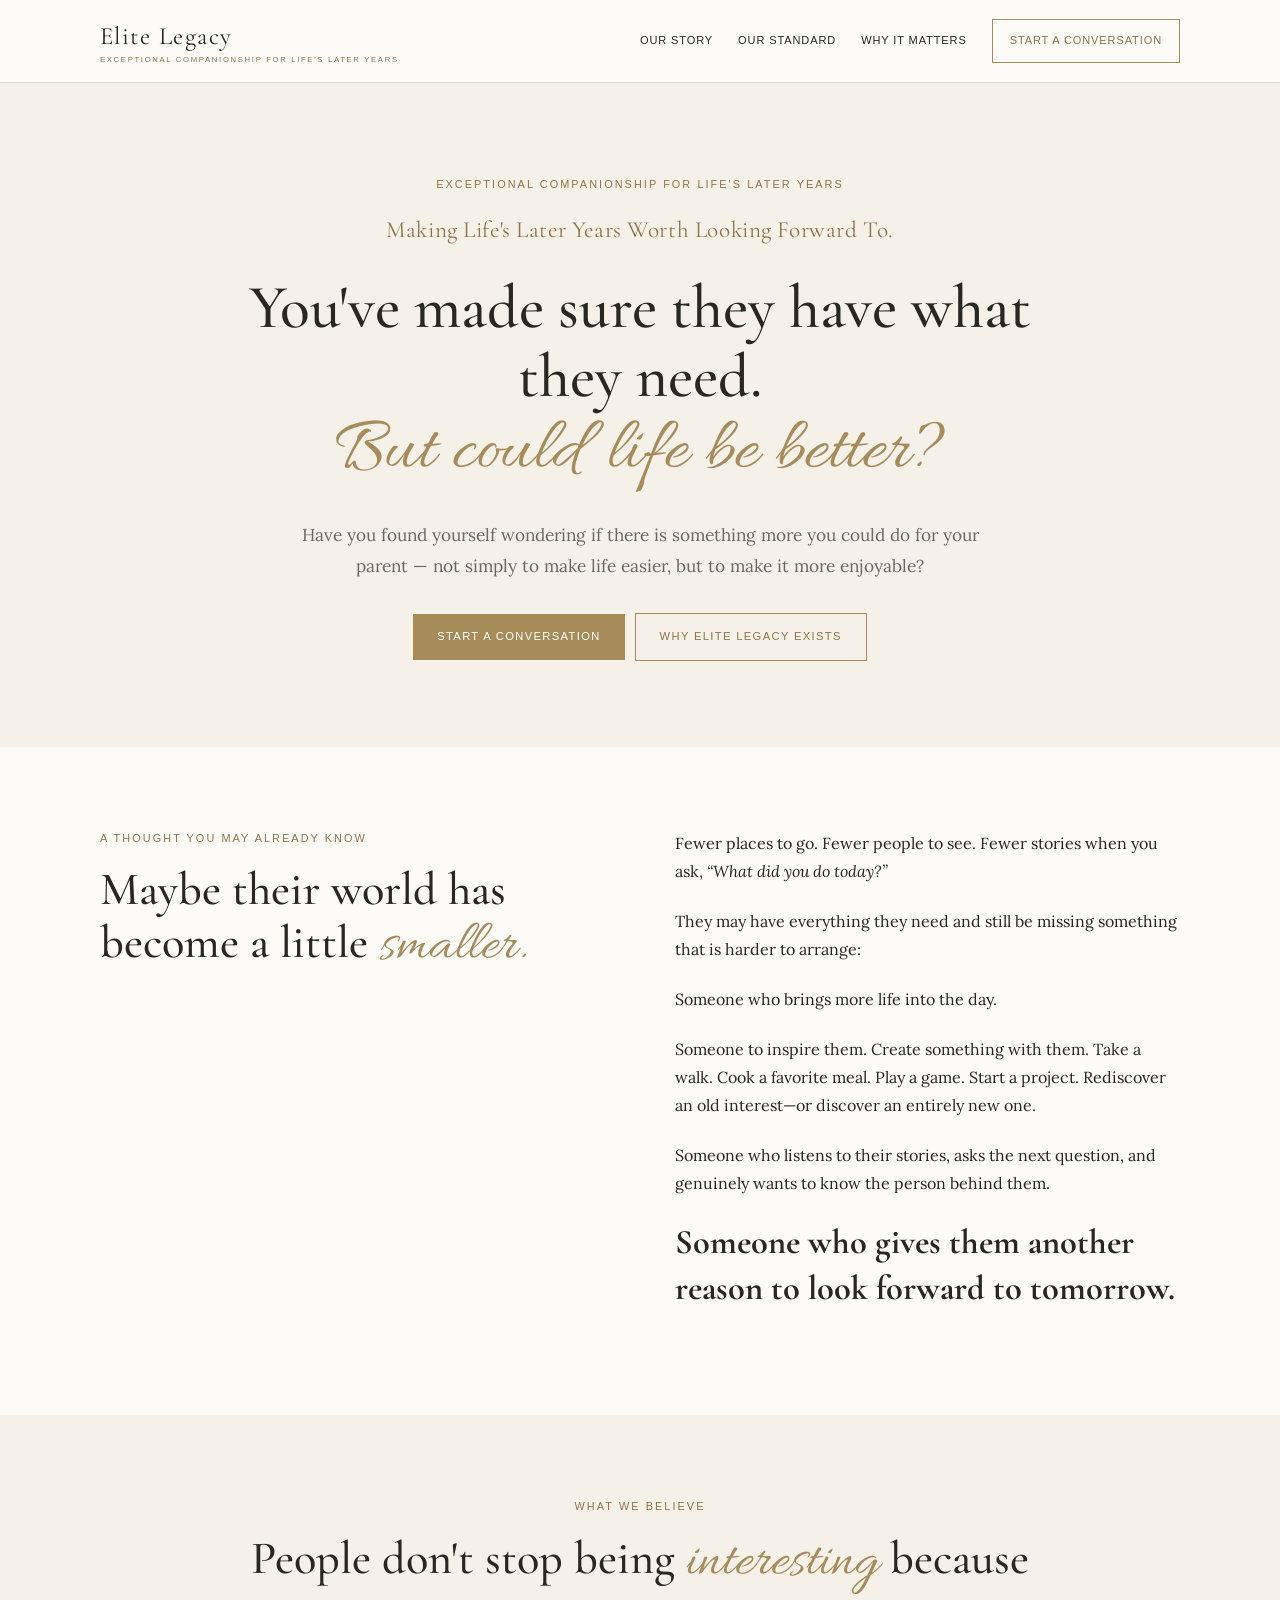
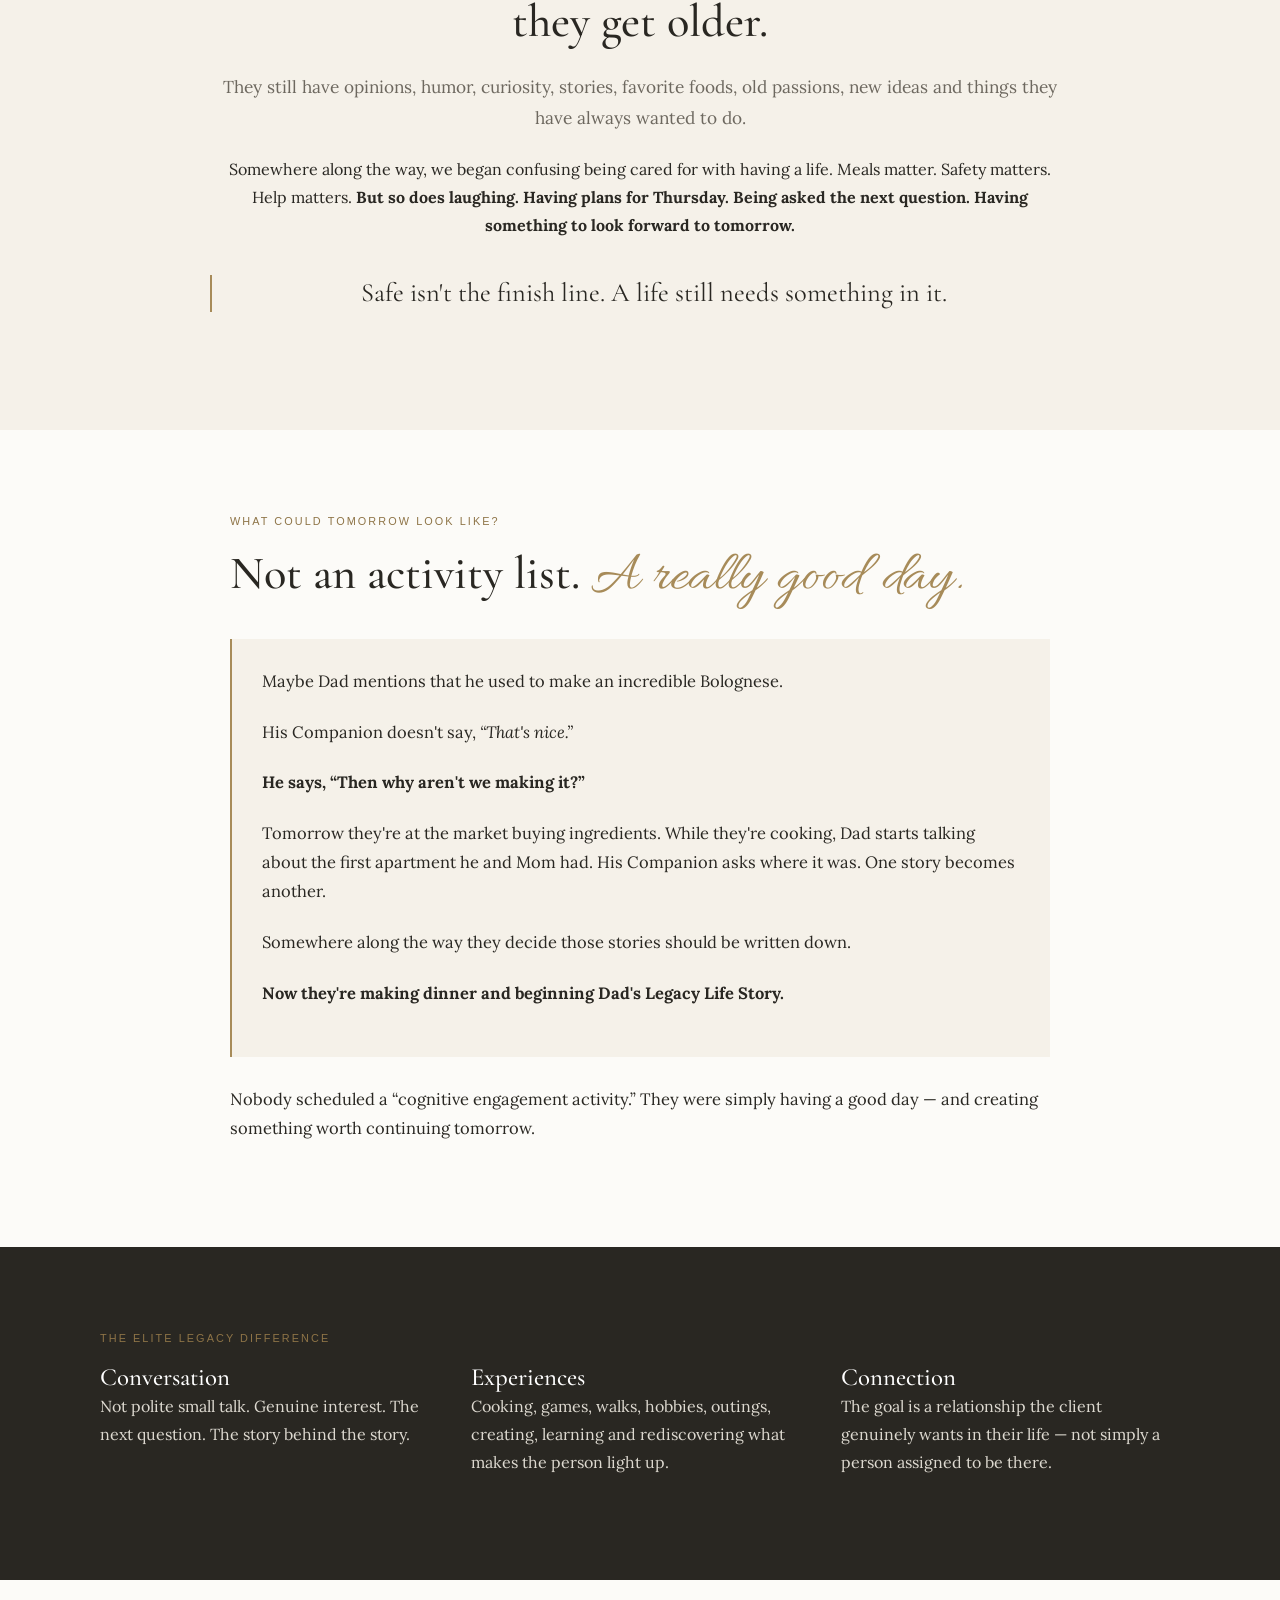
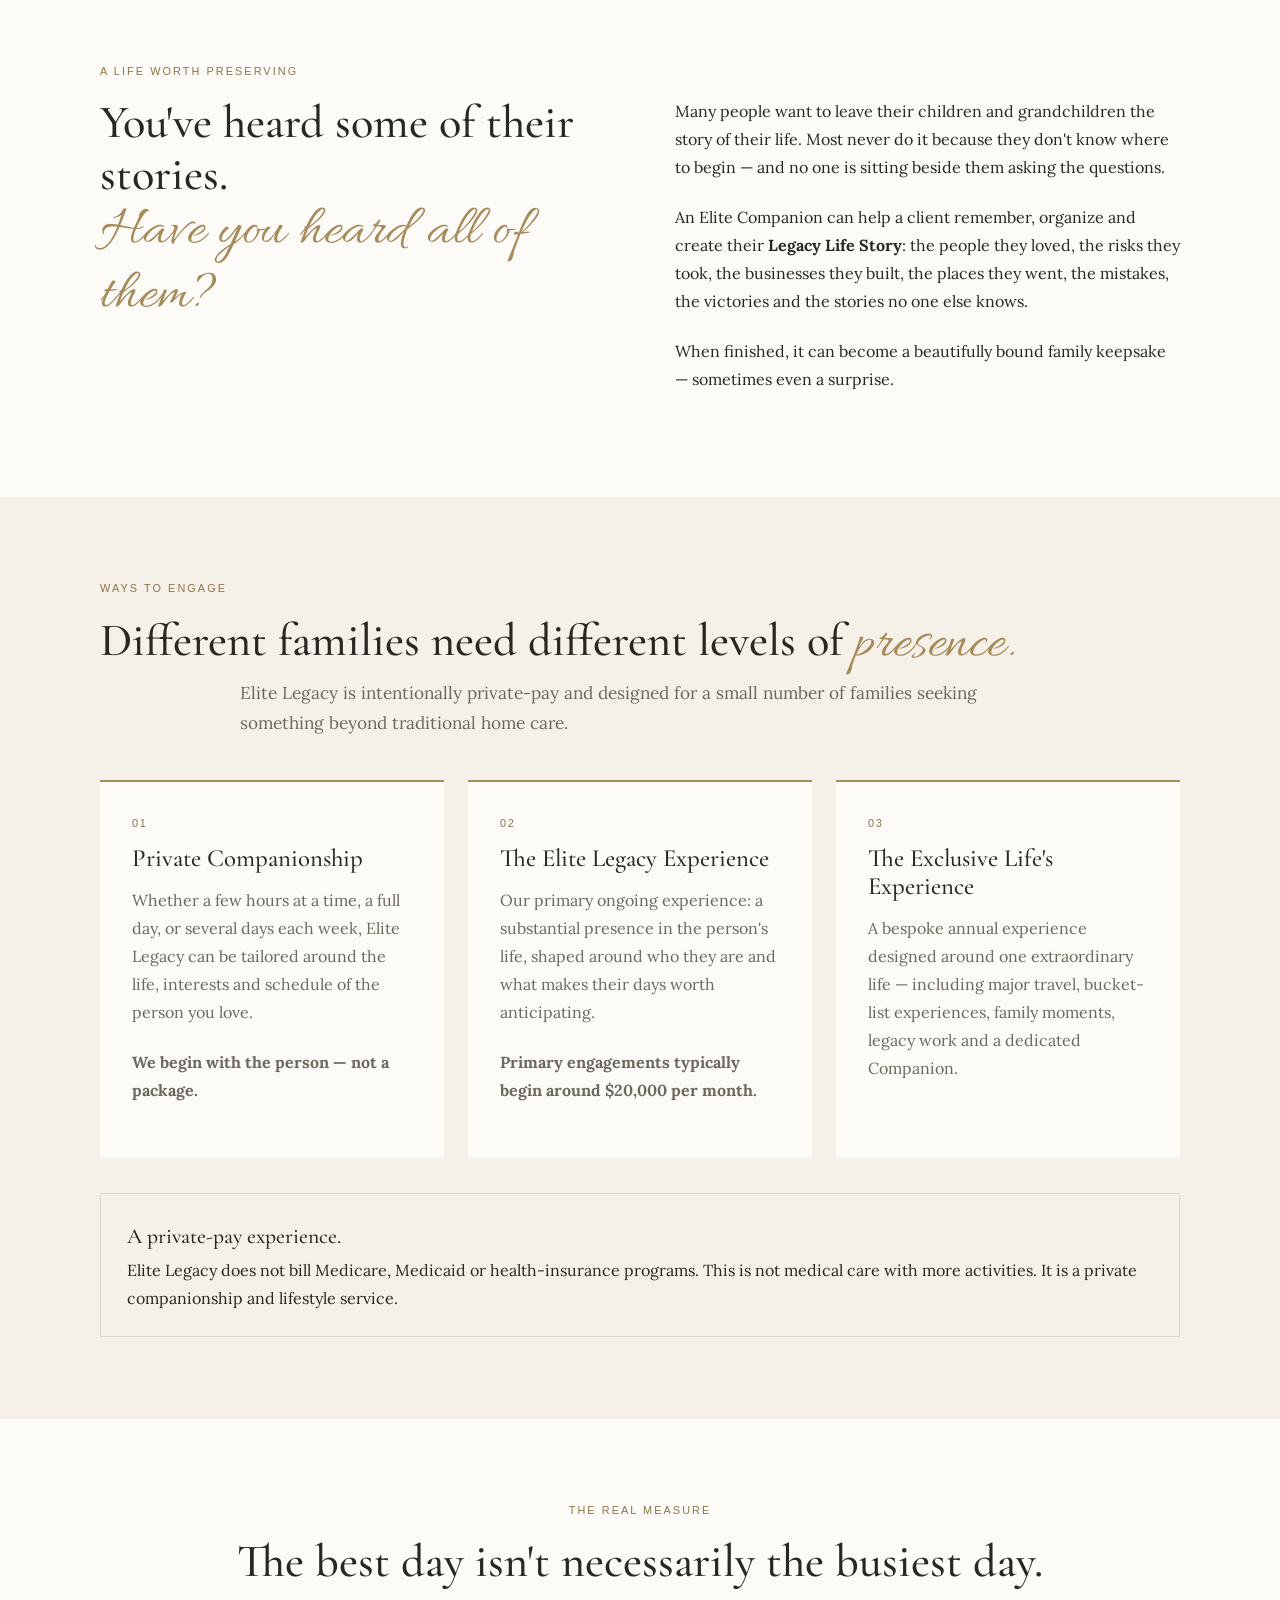
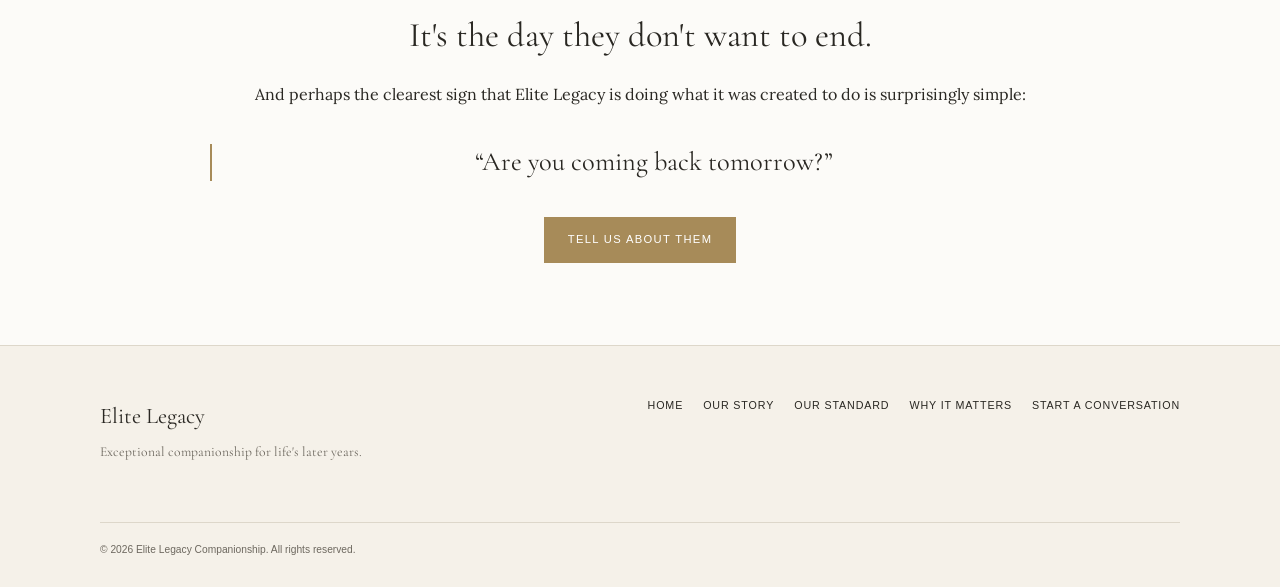
<file: index.html>
<!DOCTYPE html>
<html lang="en"><head><meta charset="UTF-8"><meta name="viewport" content="width=device-width, initial-scale=1.0">
<title>Elite Legacy Companionship | More Life to Look Forward To</title>
<meta name="description" content="Private, non-clinical companionship for older adults built around genuine connection, meaningful days, experiences and something to look forward to tomorrow.">
<link rel="canonical" href="https://elitelegacycompanionship.com/">

<link rel="stylesheet" href="styles.css">
</head><body><header class="site-header"><nav class="nav container">
<a href="index.html" class="logo">Elite Legacy<span>Exceptional Companionship for Life's Later Years</span></a>
<div class="nav-links">
<a href="about.html">Our Story</a>
<a href="excellence.html">Our Standard</a>
<a href="science.html">Why It Matters</a>
<a href="apply.html" class="nav-cta">Start a Conversation</a>
</div></nav></header><main>
<section class="hero"><div class="container hero-content">
<div class="eyebrow">Exceptional Companionship for Life's Later Years</div>
<div class="brand-promise">Making Life's Later Years Worth Looking Forward To.</div>
<h1>You've made sure they have what they need.<br><span class="script">But could life be better?</span></h1>
<p class="lead">Have you found yourself wondering if there is something more you could do for your parent — not simply to make life easier, but to make it more enjoyable?</p>
<div class="hero-actions"><a class="button" href="apply.html">Start a Conversation</a><a class="button button-outline" href="about.html">Why Elite Legacy Exists</a></div>
</div></section>

<section><div class="container two-column">
<div><div class="eyebrow">A Thought You May Already Know</div><h2>Maybe their world has become a little <span class="script">smaller.</span></h2></div>
<div><p>Fewer places to go. Fewer people to see. Fewer stories when you ask, <em>“What did you do today?”</em></p><p>They may have everything they need and still be missing something that is harder to arrange:</p><p>Someone who brings more life into the day.</p>
<p>Someone to inspire them. Create something with them. Take a walk. Cook a favorite meal. Play a game. Start a project. Rediscover an old interest—or discover an entirely new one.</p>

<p>Someone who listens to their stories, asks the next question, and genuinely wants to know the person behind them.</p>

<p class="question"><strong>Someone who gives them another reason to look forward to tomorrow.</strong></p></div>
</div></section>

<section class="soft"><div class="container belief"><div class="eyebrow">What We Believe</div><h2>People don't stop being <span class="script">interesting</span> because they get older.</h2><p class="lead">They still have opinions, humor, curiosity, stories, favorite foods, old passions, new ideas and things they have always wanted to do.</p><p>Somewhere along the way, we began confusing being cared for with having a life. Meals matter. Safety matters. Help matters. <strong>But so does laughing. Having plans for Thursday. Being asked the next question. Having something to look forward to tomorrow.</strong></p><div class="quote">Safe isn't the finish line. A life still needs something in it.</div></div></section>

<section><div class="container word-picture"><div class="eyebrow">What Could Tomorrow Look Like?</div><h2>Not an activity list. <span class="script">A really good day.</span></h2>
<div class="moment"><p>Maybe Dad mentions that he used to make an incredible Bolognese.</p><p>His Companion doesn't say, <em>“That's nice.”</em></p><p><strong>He says, “Then why aren't we making it?”</strong></p><p>Tomorrow they're at the market buying ingredients. While they're cooking, Dad starts talking about the first apartment he and Mom had. His Companion asks where it was. One story becomes another.</p><p>Somewhere along the way they decide those stories should be written down.</p><p><strong>Now they're making dinner and beginning Dad's Legacy Life Story.</strong></p></div>
<p>Nobody scheduled a “cognitive engagement activity.” They were simply having a good day — and creating something worth continuing tomorrow.</p></div></section>

<section class="dark"><div class="container"><div class="eyebrow">The Elite Legacy Difference</div><div class="three-column">
<div><h3>Conversation</h3><p>Not polite small talk. Genuine interest. The next question. The story behind the story.</p></div>
<div><h3>Experiences</h3><p>Cooking, games, walks, hobbies, outings, creating, learning and rediscovering what makes the person light up.</p></div>
<div><h3>Connection</h3><p>The goal is a relationship the client genuinely wants in their life — not simply a person assigned to be there.</p></div>
</div></div></section>

<section><div class="container"><div class="eyebrow">A Life Worth Preserving</div><div class="two-column"><div><h2>You've heard some of their stories.<br><span class="script">Have you heard all of them?</span></h2></div><div><p>Many people want to leave their children and grandchildren the story of their life. Most never do it because they don't know where to begin — and no one is sitting beside them asking the questions.</p><p>An Elite Companion can help a client remember, organize and create their <strong>Legacy Life Story</strong>: the people they loved, the risks they took, the businesses they built, the places they went, the mistakes, the victories and the stories no one else knows.</p><p>When finished, it can become a beautifully bound family keepsake — sometimes even a surprise.</p></div></div></div></section>

<section class="soft"><div class="container"><div class="eyebrow">Ways to Engage</div><h2>Different families need different levels of <span class="script">presence.</span></h2><p class="lead narrow">Elite Legacy is intentionally private-pay and designed for a small number of families seeking something beyond traditional home care.</p>
<div class="package-grid">
<div class="package"><div class="number">01</div><h3>Private Companionship</h3><p>Whether a few hours at a time, a full day, or several days each week, Elite Legacy can be tailored around the life, interests and schedule of the person you love.</p><p><strong>We begin with the person — not a package.</strong></p></div>
<div class="package"><div class="number">02</div><h3>The Elite Legacy Experience</h3><p>Our primary ongoing experience: a substantial presence in the person's life, shaped around who they are and what makes their days worth anticipating.</p><p><strong>Primary engagements typically begin around $20,000 per month.</strong></p></div>
<div class="package"><div class="number">03</div><h3>The Exclusive Life's Experience</h3><p>A bespoke annual experience designed around one extraordinary life — including major travel, bucket-list experiences, family moments, legacy work and a dedicated Companion.</p></div>
</div>
<div class="private-note"><strong>A private-pay experience.</strong><br>Elite Legacy does not bill Medicare, Medicaid or health-insurance programs. This is not medical care with more activities. It is a private companionship and lifestyle service.</div>
</div></section>

<section><div class="container belief"><div class="eyebrow">The Real Measure</div><h2>The best day isn't necessarily the busiest day.</h2><p class="question">It's the day they don't want to end.</p><p>And perhaps the clearest sign that Elite Legacy is doing what it was created to do is surprisingly simple:</p><div class="quote">“Are you coming back tomorrow?”</div><a class="button" href="apply.html">Tell Us About Them</a></div></section>
</main><footer><div class="container"><div class="footer-inner"><div class="footer-brand">Elite Legacy<p>Exceptional companionship for life's later years.</p></div><div class="footer-links"><a href="index.html">Home</a><a href="about.html">Our Story</a><a href="excellence.html">Our Standard</a><a href="science.html">Why It Matters</a><a href="apply.html">Start a Conversation</a></div></div><div class="copyright">© 2026 Elite Legacy Companionship. All rights reserved.</div></div></footer></body></html>
</file>
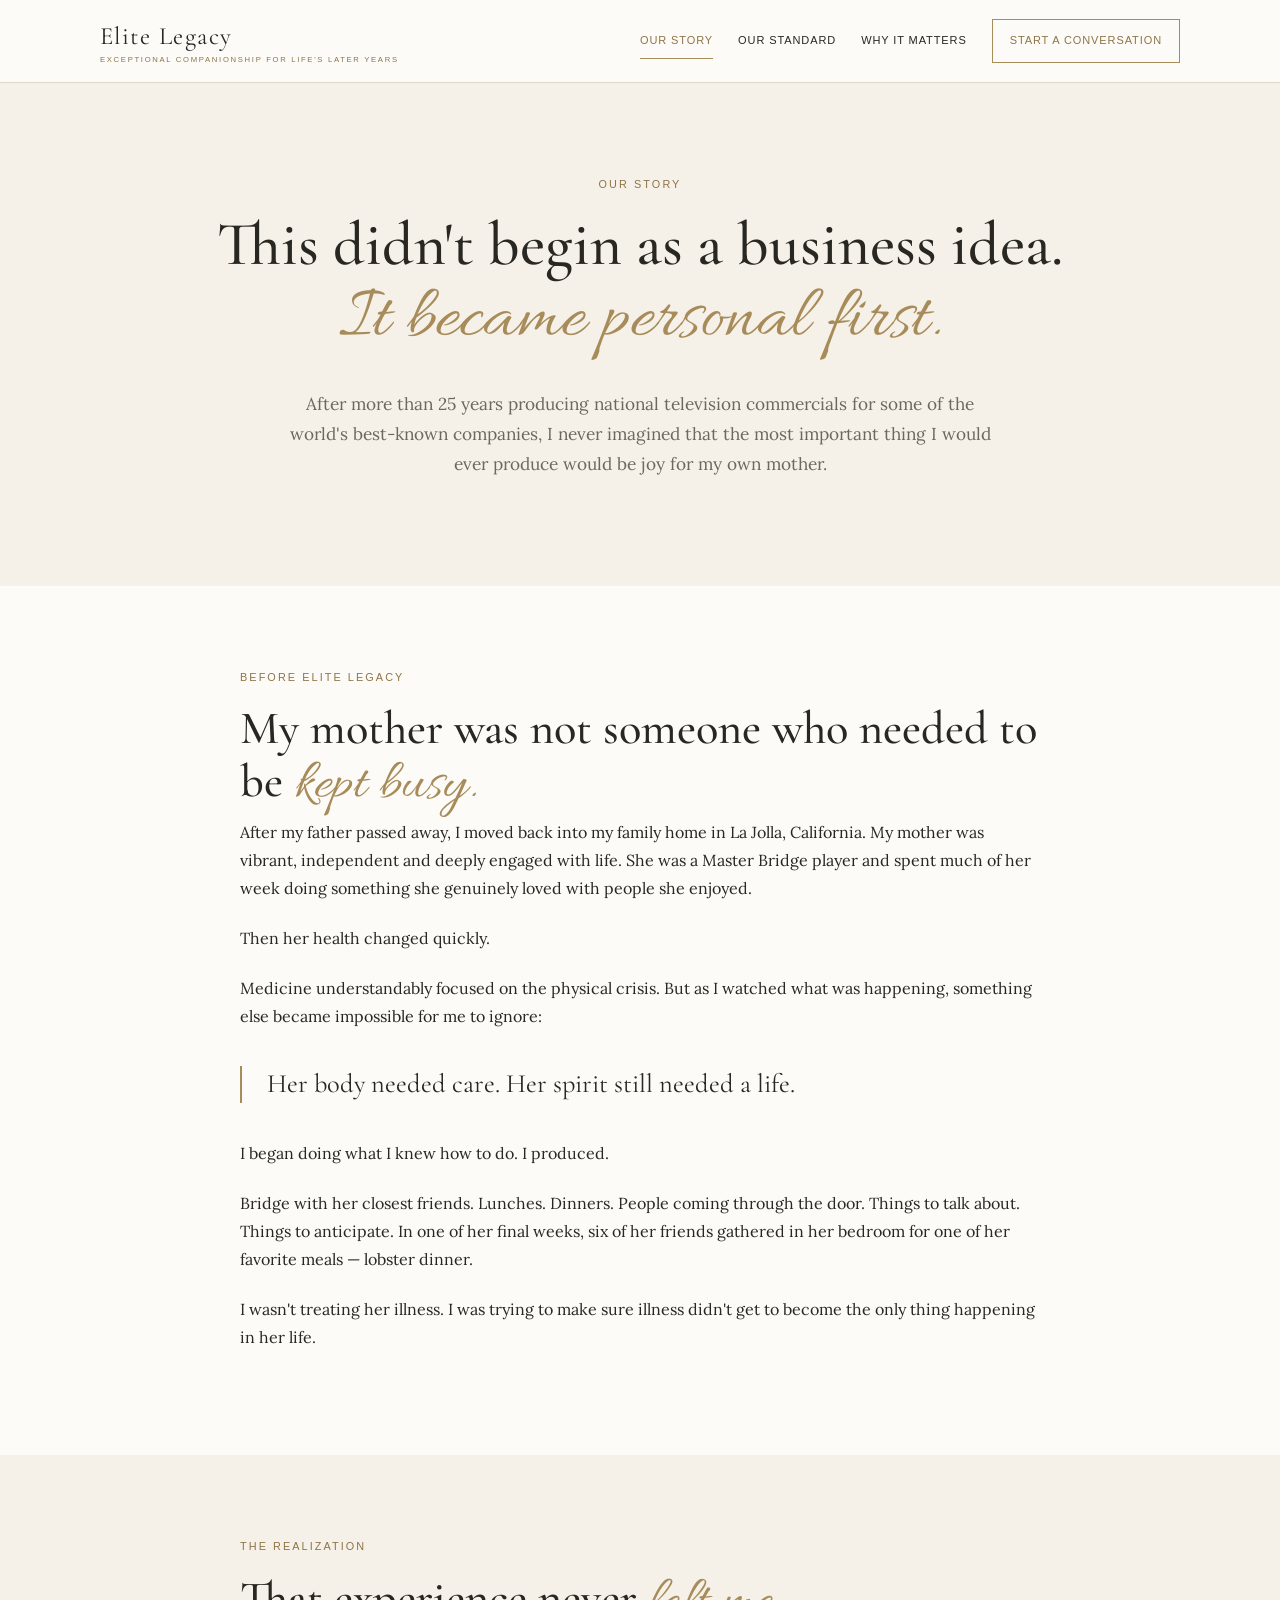
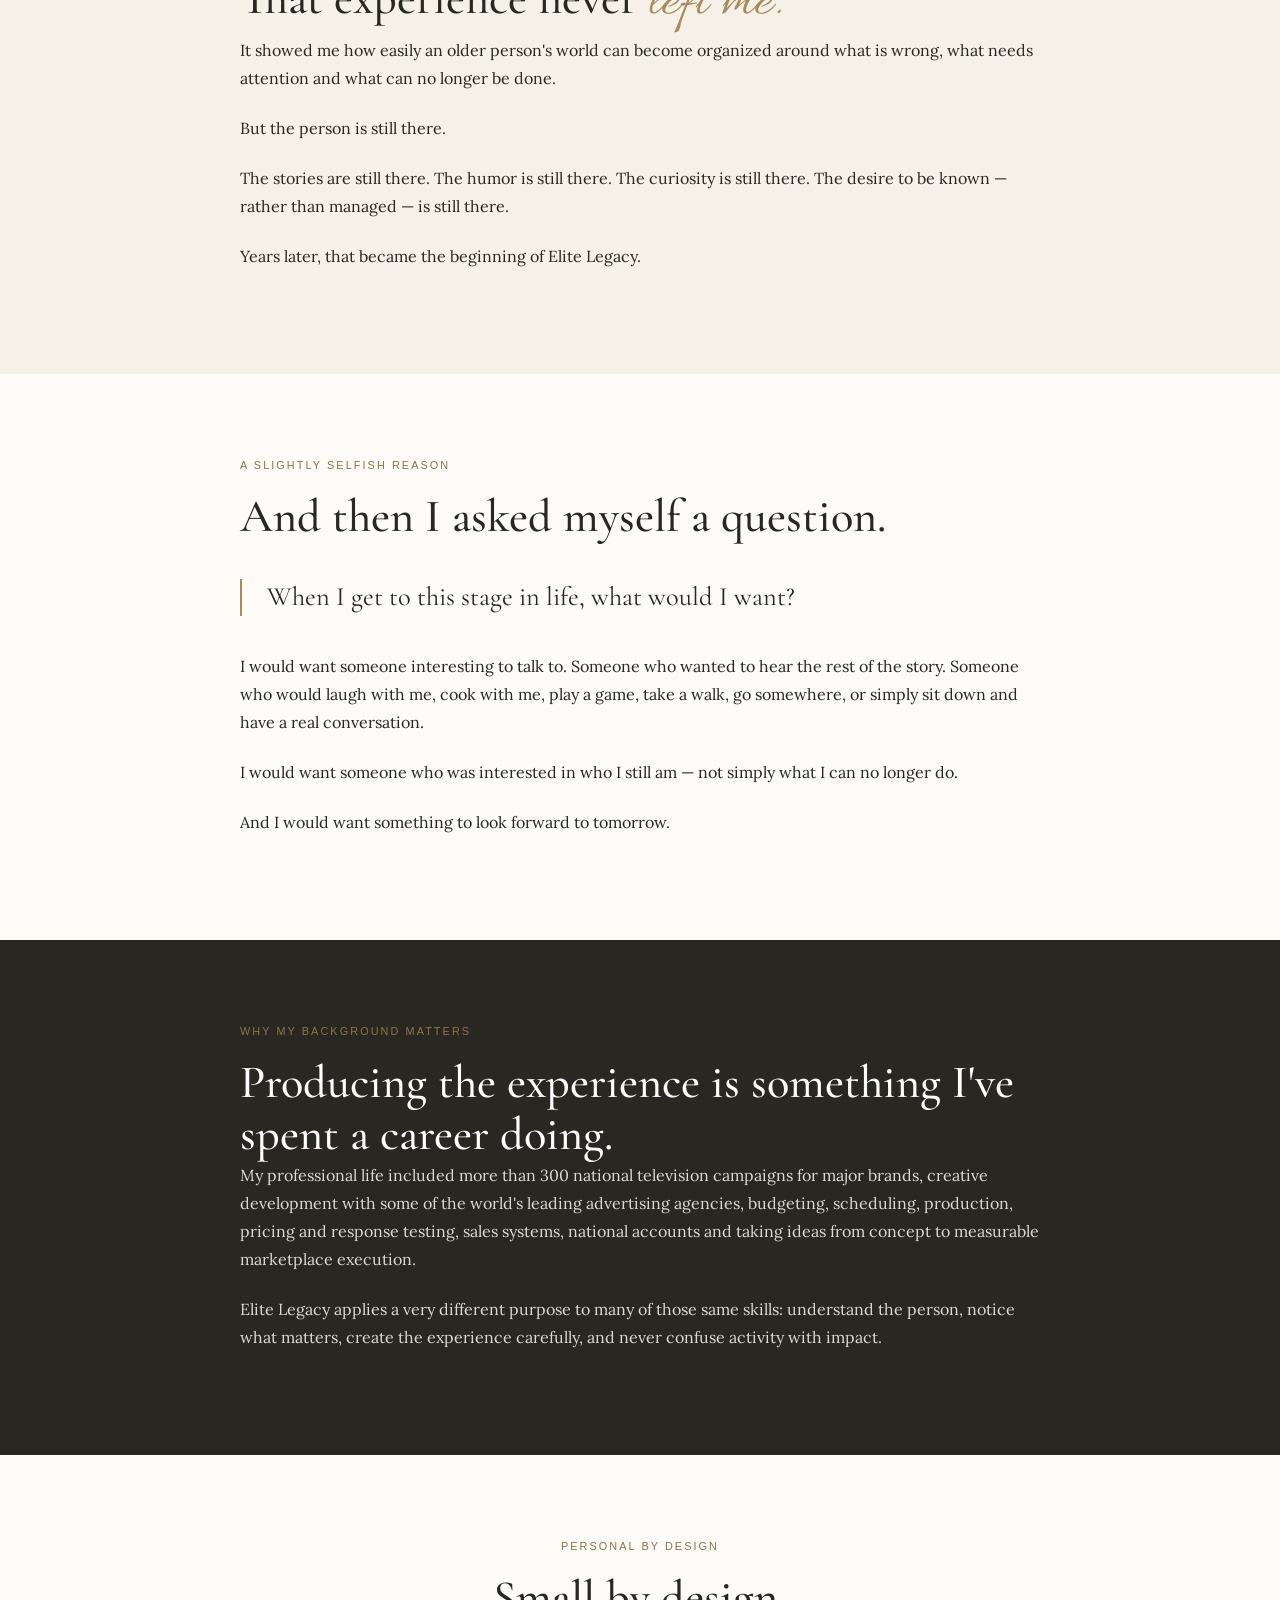
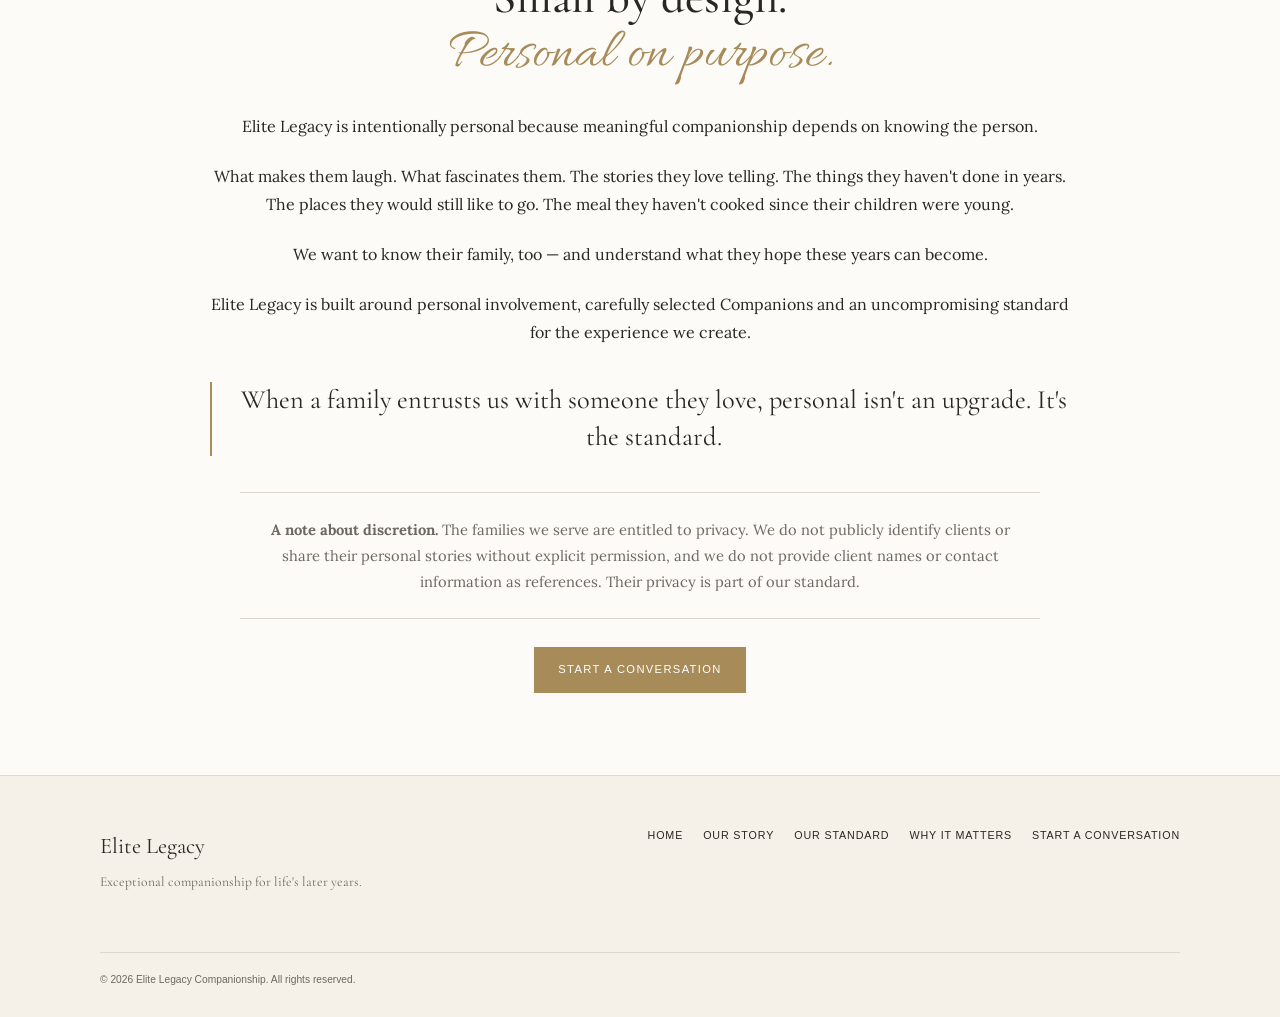
<file: about.html>
<!DOCTYPE html>
<html lang="en"><head><meta charset="UTF-8"><meta name="viewport" content="width=device-width, initial-scale=1.0">
<title>Our Story | Elite Legacy Companionship</title>
<meta name="description" content="The personal story behind Elite Legacy Companionship, from a mother’s final chapter to a new way of thinking about meaningful later-life companionship.">
<link rel="canonical" href="https://elitelegacycompanionship.com/about.html">

<link rel="stylesheet" href="styles.css">
</head><body><header class="site-header"><nav class="nav container">
<a href="index.html" class="logo">Elite Legacy<span>Exceptional Companionship for Life's Later Years</span></a>
<div class="nav-links">
<a href="about.html" class="active">Our Story</a>
<a href="excellence.html">Our Standard</a>
<a href="science.html">Why It Matters</a>
<a href="apply.html" class="nav-cta">Start a Conversation</a>
</div></nav></header><main>
<section class="hero"><div class="container hero-content"><div class="eyebrow">Our Story</div><h1>This didn't begin as a business idea.<br><span class="script">It became personal first.</span></h1><p class="lead">After more than 25 years producing national television commercials for some of the world's best-known companies, I never imagined that the most important thing I would ever produce would be joy for my own mother.</p></div></section>
<section><div class="container narrow"><div class="eyebrow">Before Elite Legacy</div><h2>My mother was not someone who needed to be <span class="script">kept busy.</span></h2><p>After my father passed away, I moved back into my family home in La Jolla, California. My mother was vibrant, independent and deeply engaged with life. She was a Master Bridge player and spent much of her week doing something she genuinely loved with people she enjoyed.</p><p>Then her health changed quickly.</p><p>Medicine understandably focused on the physical crisis. But as I watched what was happening, something else became impossible for me to ignore:</p><div class="quote">Her body needed care. Her spirit still needed a life.</div><p>I began doing what I knew how to do. I produced.</p><p>Bridge with her closest friends. Lunches. Dinners. People coming through the door. Things to talk about. Things to anticipate. In one of her final weeks, six of her friends gathered in her bedroom for one of her favorite meals — lobster dinner.</p><p>I wasn't treating her illness. I was trying to make sure illness didn't get to become the only thing happening in her life.</p></div></section>
<section class="soft"><div class="container narrow"><div class="eyebrow">The Realization</div><h2>That experience never <span class="script">left me.</span></h2><p>It showed me how easily an older person's world can become organized around what is wrong, what needs attention and what can no longer be done.</p><p>But the person is still there.</p><p>The stories are still there. The humor is still there. The curiosity is still there. The desire to be known — rather than managed — is still there.</p><p>Years later, that became the beginning of Elite Legacy.</p></div></section>
<section><div class="container narrow"><div class="eyebrow">A Slightly Selfish Reason</div><h2>And then I asked myself a question.</h2><div class="quote">When I get to this stage in life, what would I want?</div><p>I would want someone interesting to talk to. Someone who wanted to hear the rest of the story. Someone who would laugh with me, cook with me, play a game, take a walk, go somewhere, or simply sit down and have a real conversation.</p><p>I would want someone who was interested in who I still am — not simply what I can no longer do.</p><p>And I would want something to look forward to tomorrow.</p></div></section>
<section class="dark"><div class="container narrow"><div class="eyebrow">Why My Background Matters</div><h2>Producing the experience is something I've spent a career doing.</h2><p>My professional life included more than 300 national television campaigns for major brands, creative development with some of the world's leading advertising agencies, budgeting, scheduling, production, pricing and response testing, sales systems, national accounts and taking ideas from concept to measurable marketplace execution.</p><p>Elite Legacy applies a very different purpose to many of those same skills: understand the person, notice what matters, create the experience carefully, and never confuse activity with impact.</p></div></section>
<section><div class="container belief"><div class="eyebrow">Personal by Design</div><h2>Small by design.<br><span class="script">Personal on purpose.</span></h2><p>Elite Legacy is intentionally personal because meaningful companionship depends on knowing the person.</p><p>What makes them laugh. What fascinates them. The stories they love telling. The things they haven't done in years. The places they would still like to go. The meal they haven't cooked since their children were young.</p><p>We want to know their family, too — and understand what they hope these years can become.</p><p>Elite Legacy is built around personal involvement, carefully selected Companions and an uncompromising standard for the experience we create.</p><div class="quote">When a family entrusts us with someone they love, personal isn't an upgrade. It's the standard.</div><div class="privacy-note"><strong>A note about discretion.</strong> The families we serve are entitled to privacy. We do not publicly identify clients or share their personal stories without explicit permission, and we do not provide client names or contact information as references. Their privacy is part of our standard.</div><a class="button" href="apply.html">Start a Conversation</a></div></section>
</main><footer><div class="container"><div class="footer-inner"><div class="footer-brand">Elite Legacy<p>Exceptional companionship for life's later years.</p></div><div class="footer-links"><a href="index.html">Home</a><a href="about.html">Our Story</a><a href="excellence.html">Our Standard</a><a href="science.html">Why It Matters</a><a href="apply.html">Start a Conversation</a></div></div><div class="copyright">© 2026 Elite Legacy Companionship. All rights reserved.</div></div></footer></body></html>
</file>
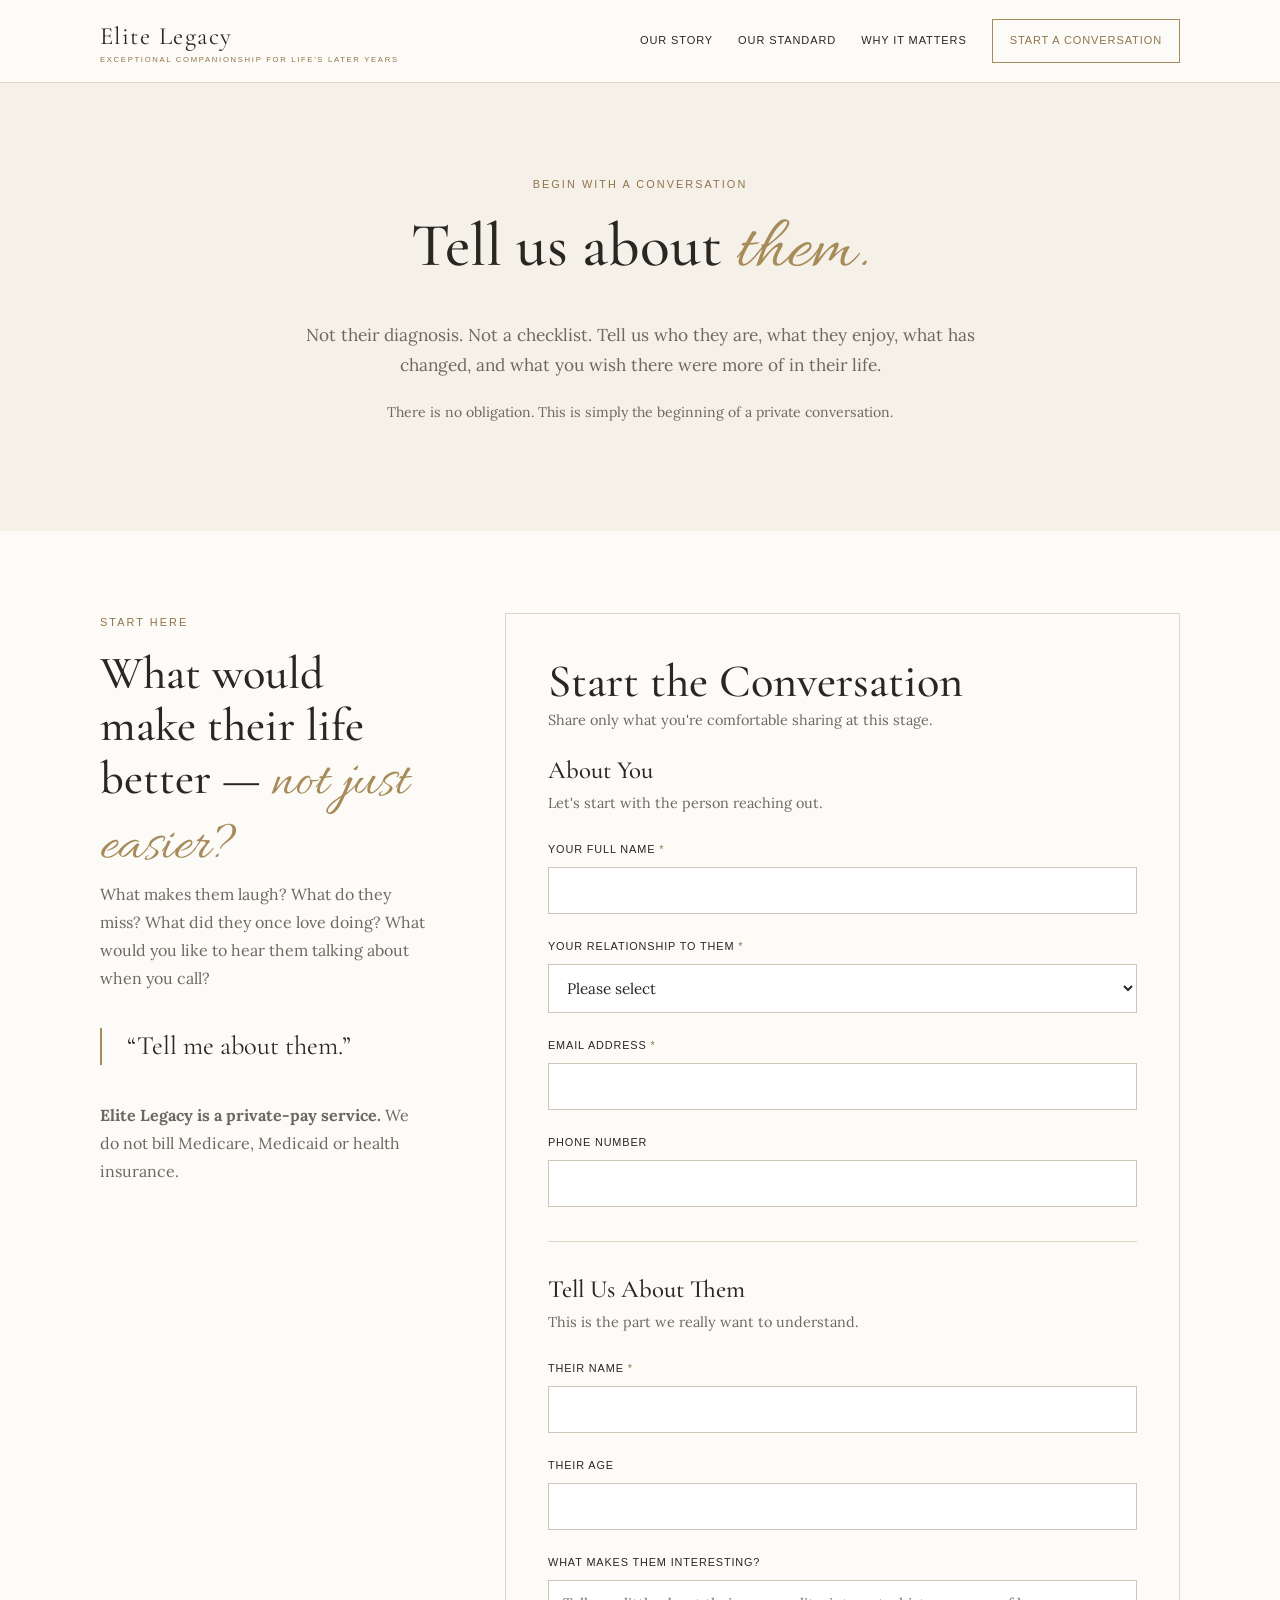
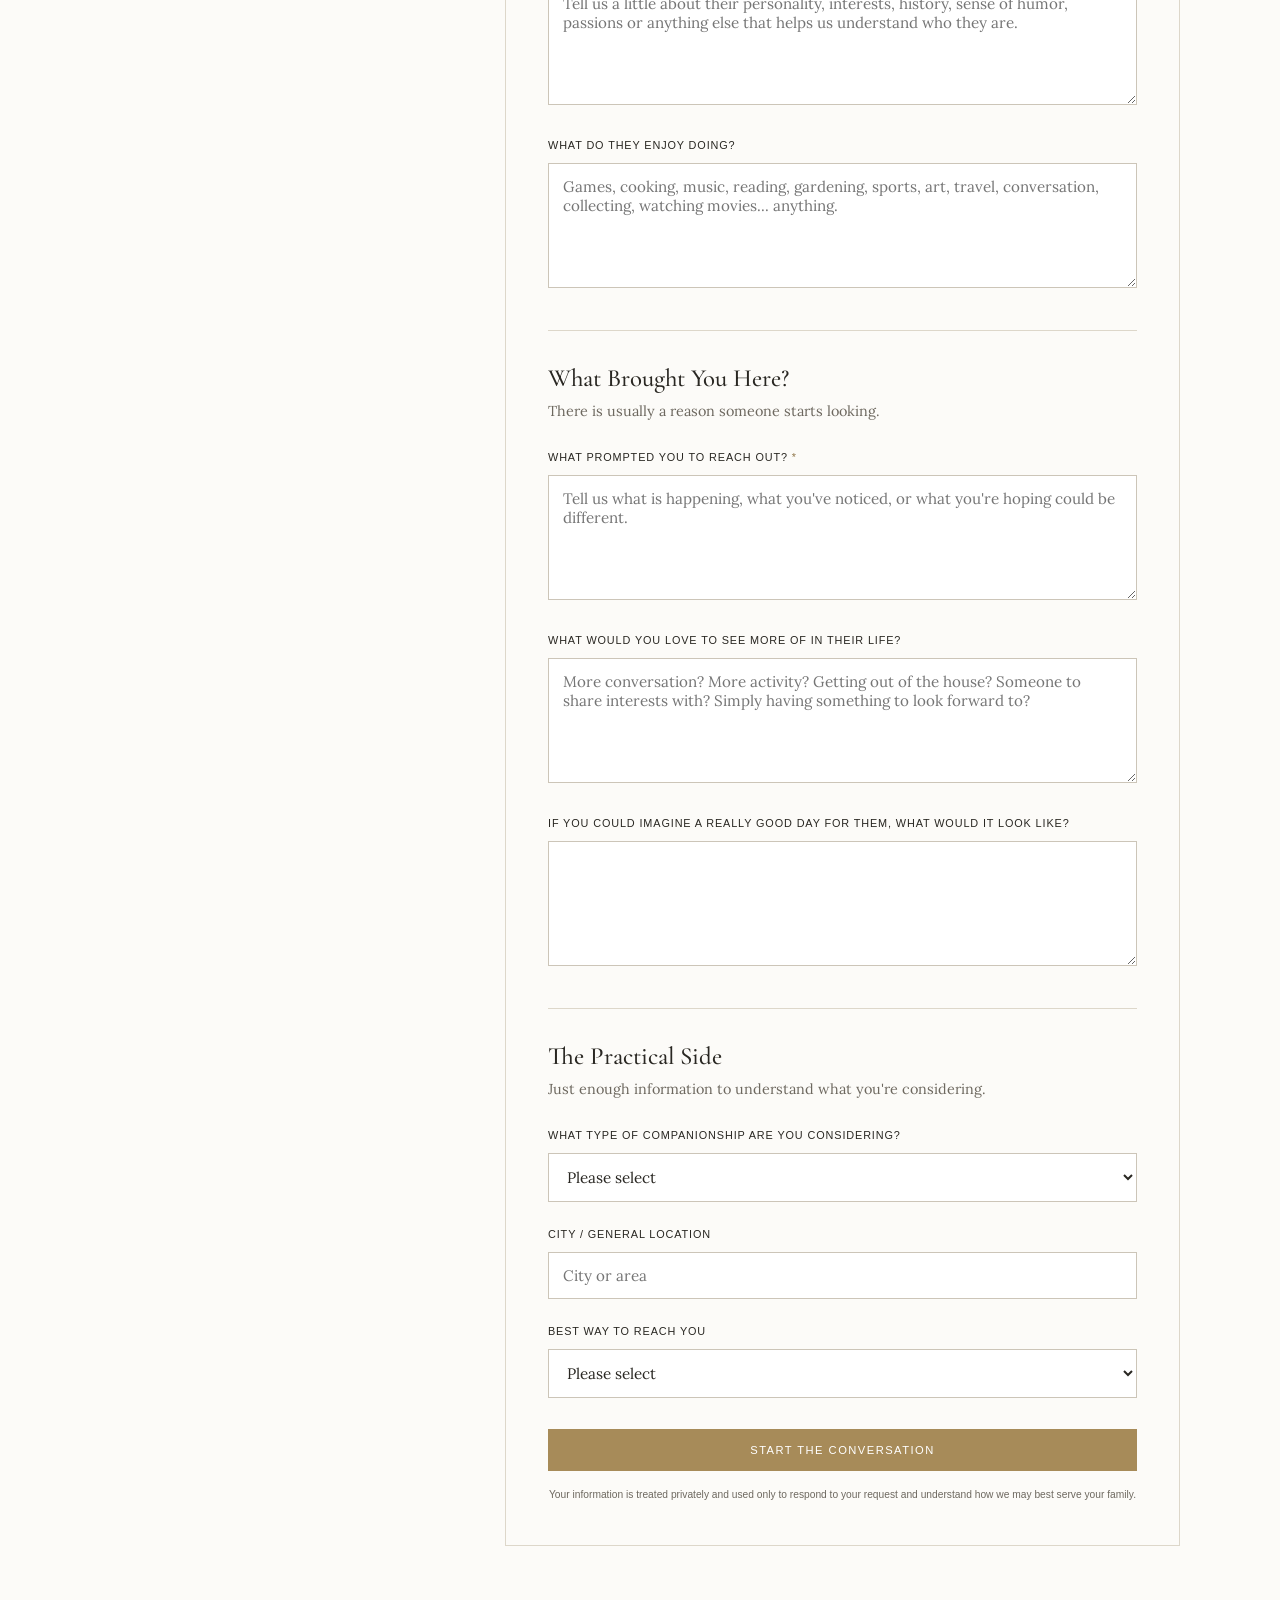
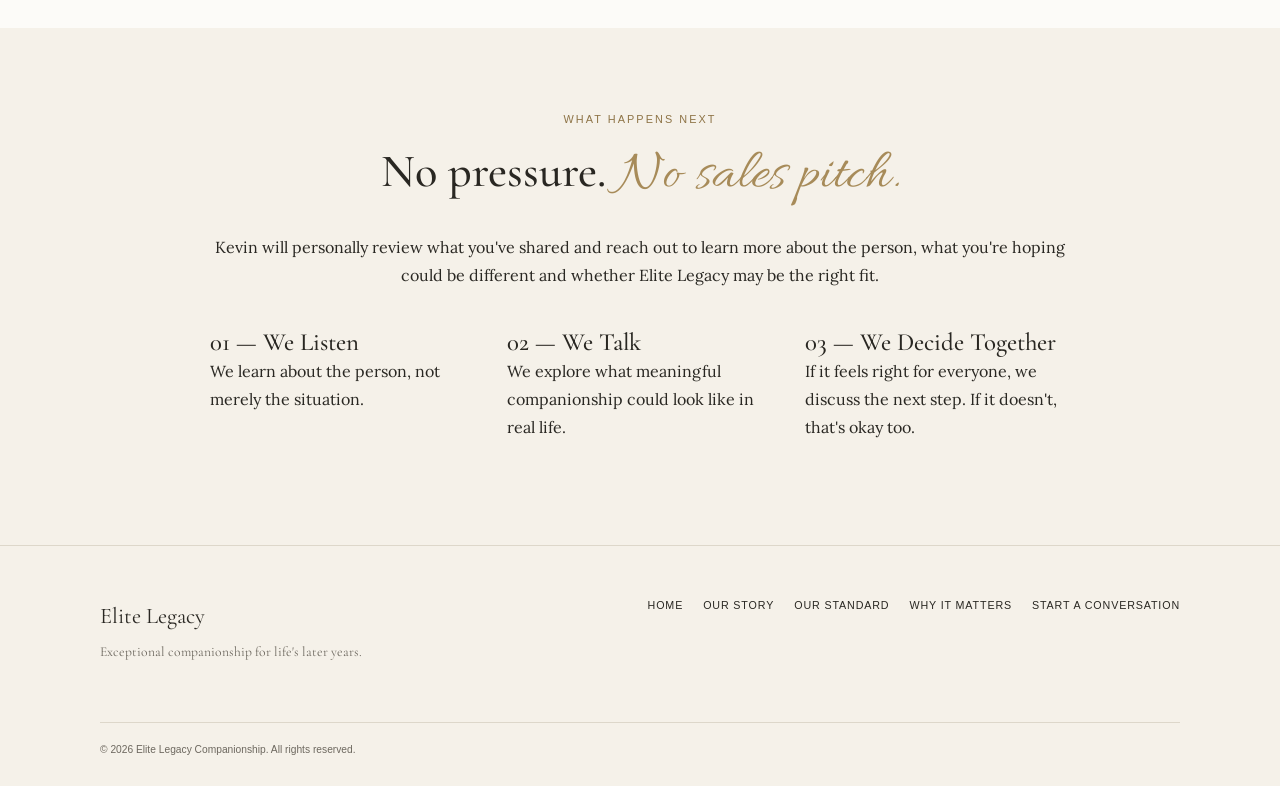
<file: apply.html>
<!DOCTYPE html>
<html lang="en"><head><meta charset="UTF-8"><meta name="viewport" content="width=device-width, initial-scale=1.0">
<title>Start a Conversation | Elite Legacy Companionship</title>
<meta name="description" content="Begin a private conversation with Elite Legacy about meaningful companionship for someone you love.">
<link rel="canonical" href="https://elitelegacycompanionship.com/apply.html">

<link rel="stylesheet" href="styles.css">
</head><body><header class="site-header"><nav class="nav container">
<a href="index.html" class="logo">Elite Legacy<span>Exceptional Companionship for Life's Later Years</span></a>
<div class="nav-links">
<a href="about.html">Our Story</a>
<a href="excellence.html">Our Standard</a>
<a href="science.html">Why It Matters</a>
<a href="apply.html" class="nav-cta active">Start a Conversation</a>
</div></nav></header><main>
<section class="hero"><div class="container hero-content"><div class="eyebrow">Begin With a Conversation</div><h1>Tell us about <span class="script">them.</span></h1><p class="lead">Not their diagnosis. Not a checklist. Tell us who they are, what they enjoy, what has changed, and what you wish there were more of in their life.</p><p class="small">There is no obligation. This is simply the beginning of a private conversation.</p></div></section>
<section><div class="container form-layout"><div class="form-intro"><div class="eyebrow">Start Here</div><h2>What would make their life better — <span class="script">not just easier?</span></h2><p>What makes them laugh? What do they miss? What did they once love doing? What would you like to hear them talking about when you call?</p><div class="quote">“Tell me about them.”</div><p><strong>Elite Legacy is a private-pay service.</strong> We do not bill Medicare, Medicaid or health insurance.</p></div><div class="form-box"><div class="form-section-title"><h2>Start the Conversation</h2><p>Share only what you're comfortable sharing at this stage.</p></div><form action="https://formspree.io/f/xbgrykeg" method="POST" target="_top">
<!-- =========================
     YOUR INFORMATION
========================= -->
<div class="form-section-title">
<h3>
About You
</h3>
<p>
Let's start with the person reaching out.
</p>
</div>
<div class="form-group">
<label for="family-name">
    Your Full Name
    <span class="required">*</span>
</label>
<input id="family-name" name="Client_Name" required="" type="text"/>
</div>
<div class="form-group">
<label for="relationship">
    Your Relationship To Them
    <span class="required">*</span>
</label>
<select id="relationship" name="Relationship_To_Client" required="">
<option value="">
    Please select
</option>
<option value="Daughter">
    Daughter
</option>
<option value="Son">
    Son
</option>
<option value="Spouse or Partner">
    Spouse / Partner
</option>
<option value="Sibling">
    Sibling
</option>
<option value="Other Family Member">
    Other Family Member
</option>
<option value="Attorney or Professional Advisor">
    Attorney / Professional Advisor
</option>
<option value="Other">
    Other
</option>
</select>
</div>
<div class="form-group">
<label for="email">
    Email Address
    <span class="required">*</span>
</label>
<input id="email" name="Email" required="" type="email"/>
</div>
<div class="form-group">
<label for="phone">
    Phone Number
</label>
<input id="phone" name="Phone" type="tel"/>
</div>
<div class="form-divider"></div>
<!-- =========================
     ABOUT THEM
========================= -->
<div class="form-section-title">
<h3>
Tell Us About Them
</h3>
<p>
This is the part we really want to understand.
</p>
</div>
<div class="form-group">
<label for="person-name">
    Their Name
    <span class="required">*</span>
</label>
<input id="person-name" name="Person_Name" required="" type="text"/>
</div>
<div class="form-group">
<label for="person-age">
    Their Age
</label>
<input id="person-age" max="110" min="50" name="Person_Age" type="number"/>
</div>
<div class="form-group">
<label for="about-person">
    What makes them interesting?
</label>
<textarea id="about-person" name="About_Them" placeholder="Tell us a little about their personality, interests, history, sense of humor, passions or anything else that helps us understand who they are."></textarea>
</div>
<div class="form-group">
<label for="enjoy">
    What do they enjoy doing?
</label>
<textarea id="enjoy" name="Things_They_Enjoy" placeholder="Games, cooking, music, reading, gardening, sports, art, travel, conversation, collecting, watching movies... anything."></textarea>
</div>
<div class="form-divider"></div>
<!-- =========================
     THE REASON
========================= -->
<div class="form-section-title">
<h3>
What Brought You Here?
</h3>
<p>
There is usually a reason someone starts looking.
</p>
</div>
<div class="form-group">
<label for="reason">
    What prompted you to reach out?
    <span class="required">*</span>
</label>
<textarea id="reason" name="Reason_For_Reaching_Out" placeholder="Tell us what is happening, what you've noticed, or what you're hoping could be different." required=""></textarea>
</div>
<div class="form-group">
<label for="ideal-day">
    What would you love to see more of in their life?
</label>
<textarea id="ideal-day" name="What_You_Hope_For" placeholder="More conversation? More activity? Getting out of the house? Someone to share interests with? Simply having something to look forward to?"></textarea>
</div>
<div class="form-group">
<label for="ideal-companion">
    If you could imagine a really good day for them, what would it look like?
</label>
<textarea id="ideal-companion" name="Ideal_Day"></textarea>
</div>
<div class="form-divider"></div>
<!-- =========================
     SCHEDULE
========================= -->
<div class="form-section-title">
<h3>
The Practical Side
</h3>
<p>
Just enough information to understand what you're considering.
</p>
</div>
<div class="form-group">
<label for="frequency">
    What type of companionship are you considering?
</label>
<select id="frequency" name="Companionship_Frequency">
<option value="">
    Please select
</option>
<option value="Not sure yet">
    I'm not sure yet
</option>
<option value="Several hours a few days per week">
    Several hours a few days per week
</option>
<option value="Most of the day several days per week">
    Most of the day several days per week
</option>
<option value="Full day companionship">
    Full-day companionship
</option>
<option value="Something else">
    Something else
</option>
</select>
</div>
<div class="form-group">
<label for="location">
    City / General Location
</label>
<input id="location" name="General_Location" placeholder="City or area" type="text"/>
</div>
<div class="form-group">
<label for="best-contact">
    Best way to reach you
</label>
<select id="best-contact" name="Preferred_Contact_Method">
<option value="">
    Please select
</option>
<option value="Phone">
    Phone
</option>
<option value="Email">
    Email
</option>
<option value="Either">
    Either is fine
</option>
</select>
</div>
<!-- =========================
     FORM HANDLING
========================= -->
<input name="_subject" type="hidden" value="New Elite Legacy Conversation Request"/>
<input name="_next" type="hidden" value="https://elitelegacycompanionship.com/thank-you.html"/>
<button class="submit-btn" type="submit">
    Start the Conversation
</button>
<div class="form-privacy">

Your information is treated privately and used only to respond to your request and understand how we may best serve your family.

</div>
</form></div></div></section>
<section class="soft"><div class="container belief"><div class="eyebrow">What Happens Next</div><h2>No pressure. <span class="script">No sales pitch.</span></h2><p>Kevin will personally review what you've shared and reach out to learn more about the person, what you're hoping could be different and whether Elite Legacy may be the right fit.</p><div class="three-column" style="margin-top:40px;text-align:left"><div><h3>01 — We Listen</h3><p>We learn about the person, not merely the situation.</p></div><div><h3>02 — We Talk</h3><p>We explore what meaningful companionship could look like in real life.</p></div><div><h3>03 — We Decide Together</h3><p>If it feels right for everyone, we discuss the next step. If it doesn't, that's okay too.</p></div></div></div></section>
</main><footer><div class="container"><div class="footer-inner"><div class="footer-brand">Elite Legacy<p>Exceptional companionship for life's later years.</p></div><div class="footer-links"><a href="index.html">Home</a><a href="about.html">Our Story</a><a href="excellence.html">Our Standard</a><a href="science.html">Why It Matters</a><a href="apply.html">Start a Conversation</a></div></div><div class="copyright">© 2026 Elite Legacy Companionship. All rights reserved.</div></div></footer></body></html>
</file>
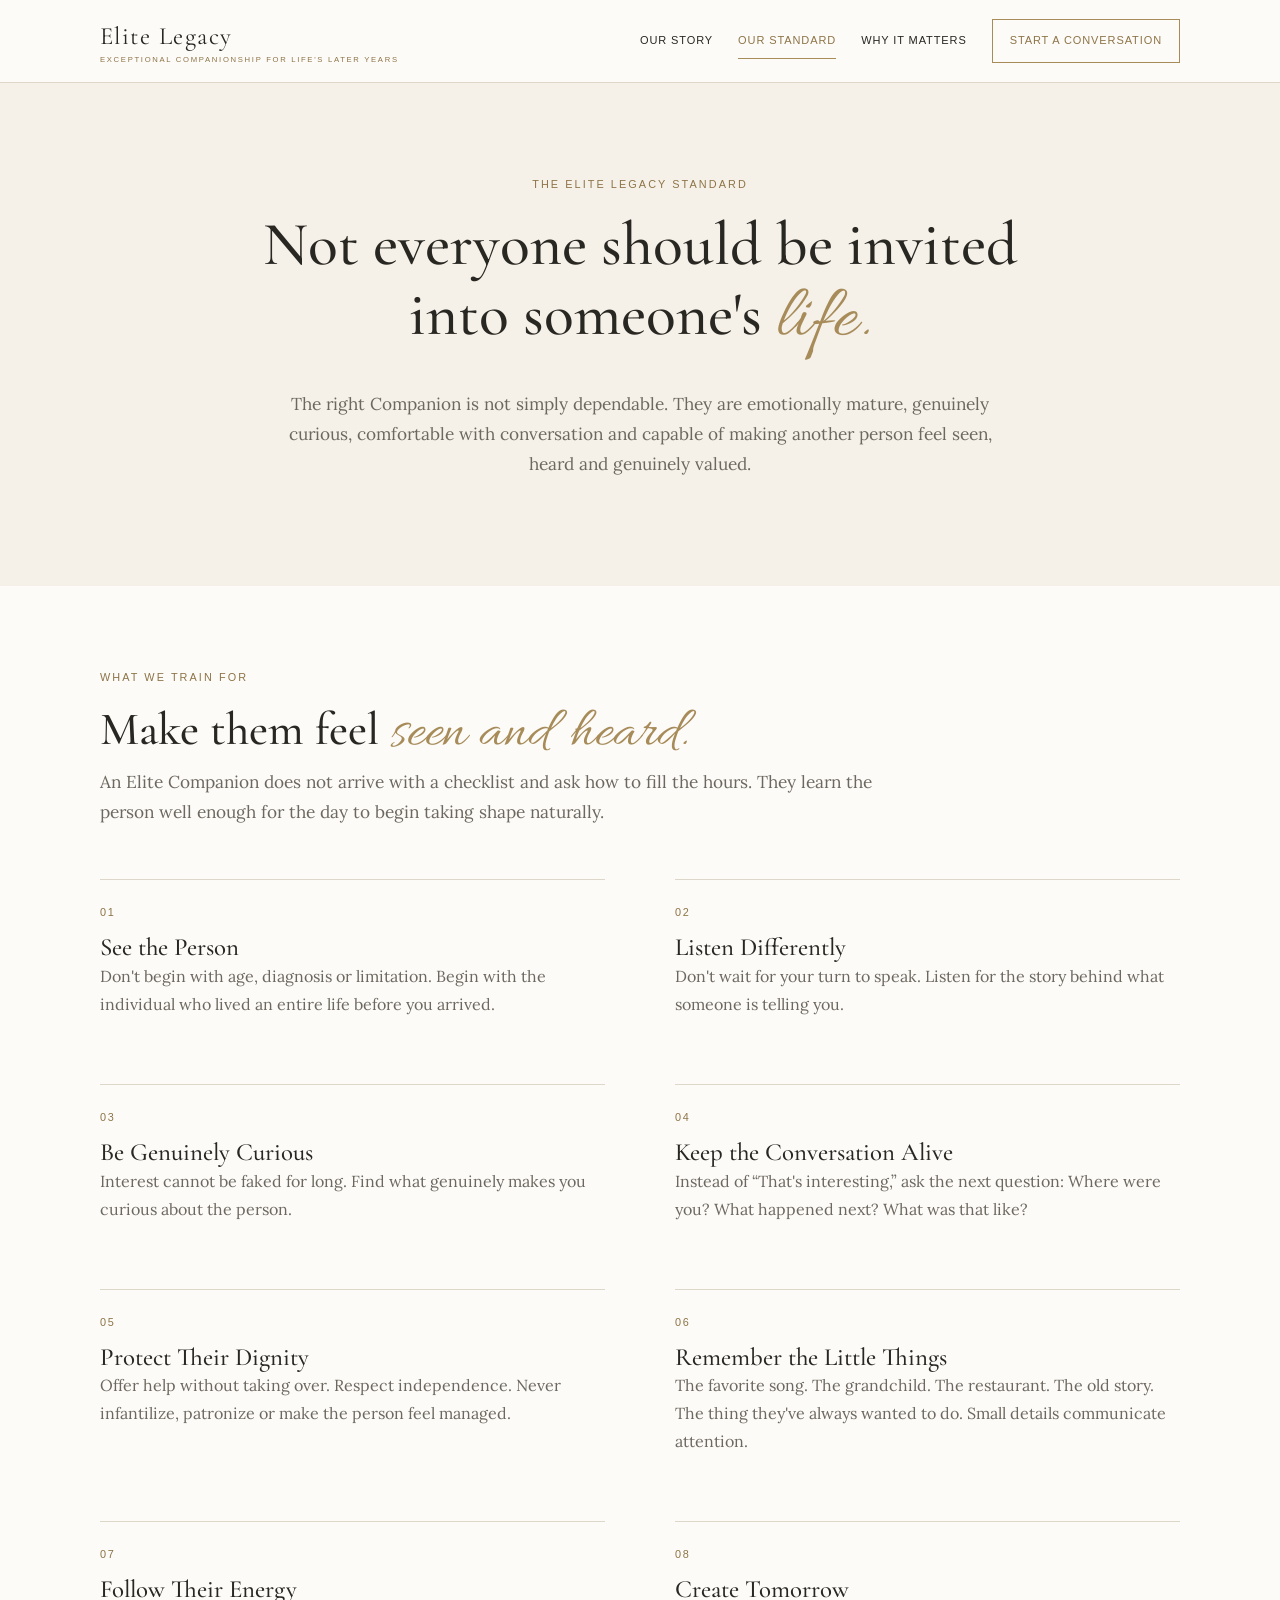
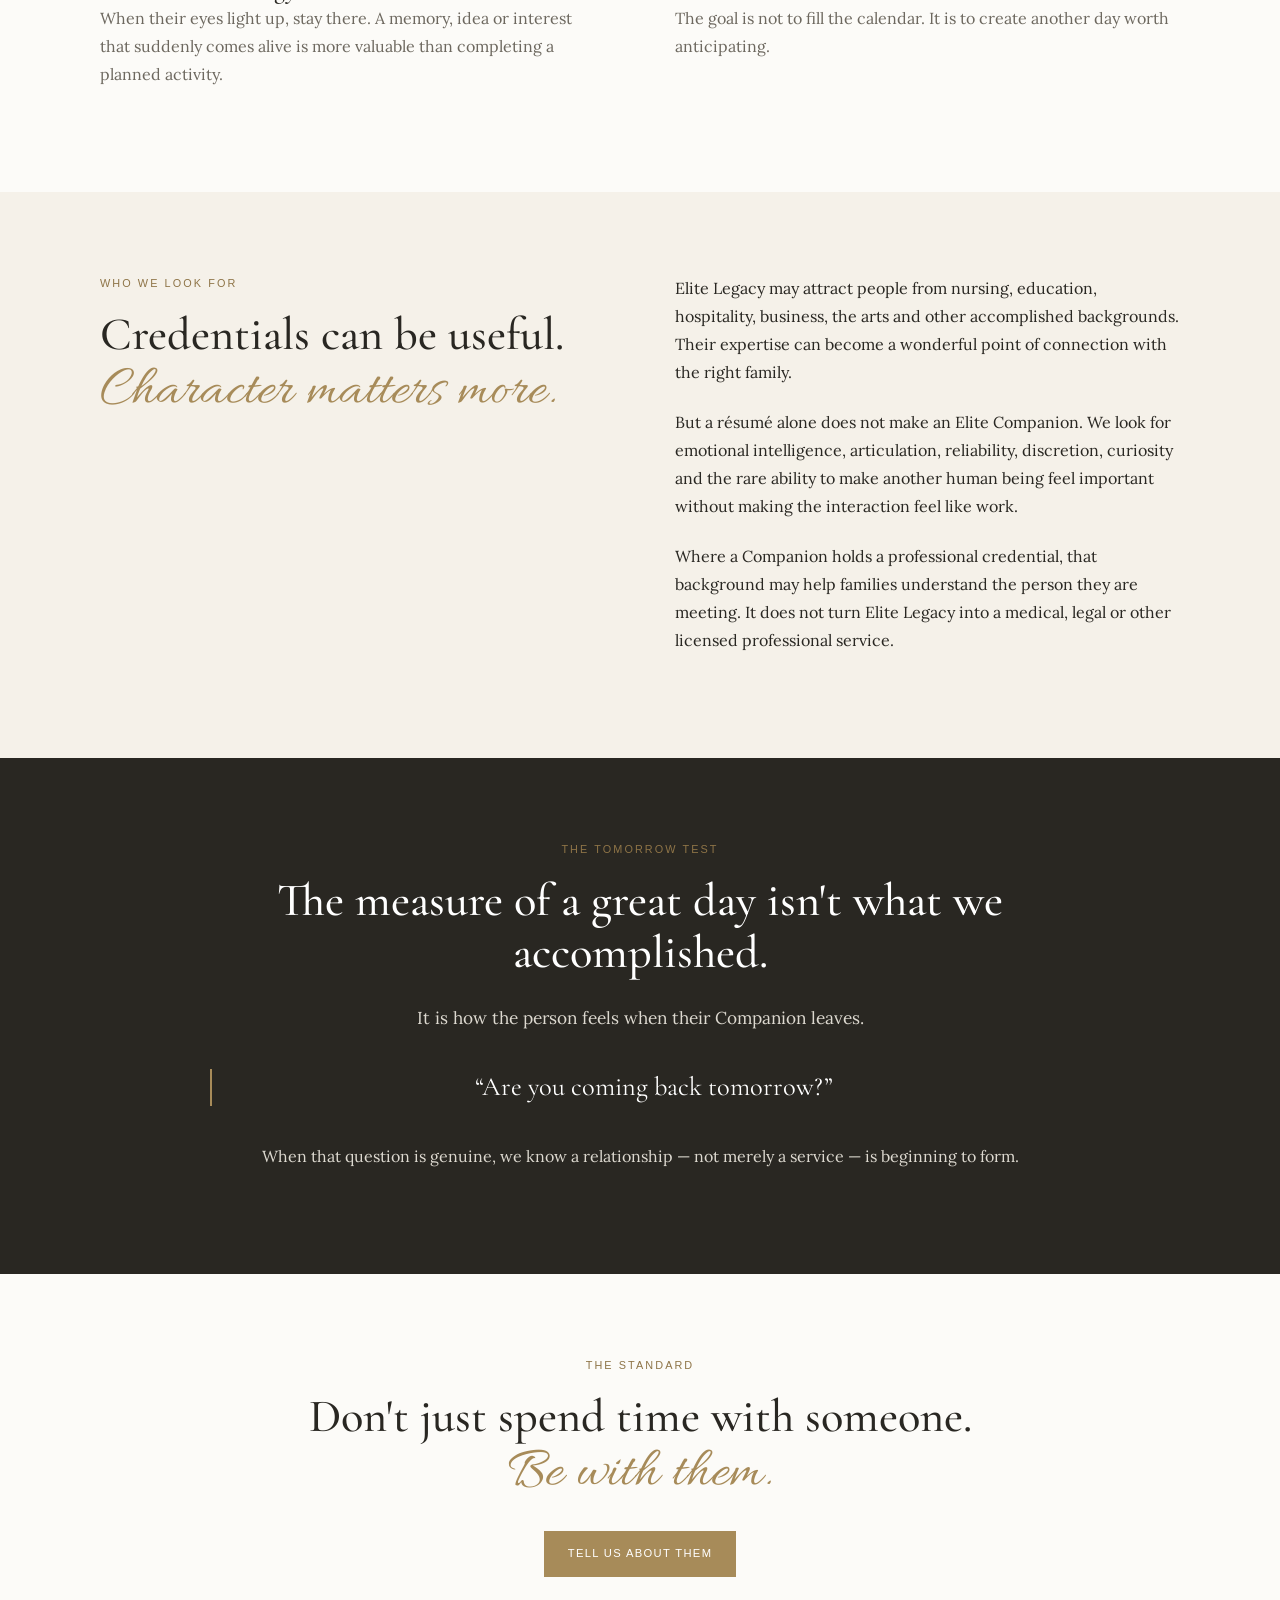
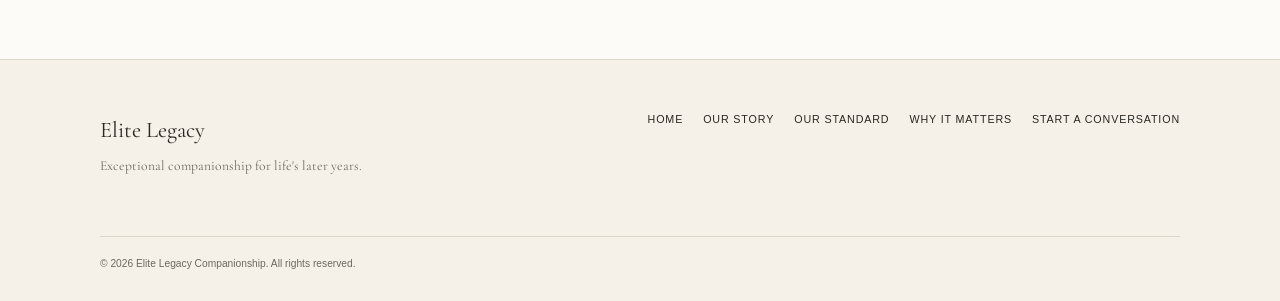
<file: excellence.html>
<!DOCTYPE html>
<html lang="en"><head><meta charset="UTF-8"><meta name="viewport" content="width=device-width, initial-scale=1.0">
<title>Our Standard | Elite Legacy Companionship</title>
<meta name="description" content="How Elite Legacy selects and trains Companions to listen differently, protect dignity, create meaningful days and build genuine human connection.">
<link rel="canonical" href="https://elitelegacycompanionship.com/excellence.html">

<link rel="stylesheet" href="styles.css">
</head><body><header class="site-header"><nav class="nav container">
<a href="index.html" class="logo">Elite Legacy<span>Exceptional Companionship for Life's Later Years</span></a>
<div class="nav-links">
<a href="about.html">Our Story</a>
<a href="excellence.html" class="active">Our Standard</a>
<a href="science.html">Why It Matters</a>
<a href="apply.html" class="nav-cta">Start a Conversation</a>
</div></nav></header><main>
<section class="hero"><div class="container hero-content"><div class="eyebrow">The Elite Legacy Standard</div><h1>Not everyone should be invited into someone's <span class="script">life.</span></h1><p class="lead">The right Companion is not simply dependable. They are emotionally mature, genuinely curious, comfortable with conversation and capable of making another person feel seen, heard and genuinely valued.</p></div></section>
<section><div class="container"><div class="eyebrow">What We Train For</div><h2>Make them feel <span class="script">seen and heard.</span></h2><p class="lead narrow" style="margin-left:0">An Elite Companion does not arrive with a checklist and ask how to fill the hours. They learn the person well enough for the day to begin taking shape naturally.</p>
<div class="standard-grid">
<div class="standard"><div class="number">01</div><h3>See the Person</h3><p>Don't begin with age, diagnosis or limitation. Begin with the individual who lived an entire life before you arrived.</p></div>
<div class="standard"><div class="number">02</div><h3>Listen Differently</h3><p>Don't wait for your turn to speak. Listen for the story behind what someone is telling you.</p></div>
<div class="standard"><div class="number">03</div><h3>Be Genuinely Curious</h3><p>Interest cannot be faked for long. Find what genuinely makes you curious about the person.</p></div>
<div class="standard"><div class="number">04</div><h3>Keep the Conversation Alive</h3><p>Instead of “That's interesting,” ask the next question: Where were you? What happened next? What was that like?</p></div>
<div class="standard"><div class="number">05</div><h3>Protect Their Dignity</h3><p>Offer help without taking over. Respect independence. Never infantilize, patronize or make the person feel managed.</p></div>
<div class="standard"><div class="number">06</div><h3>Remember the Little Things</h3><p>The favorite song. The grandchild. The restaurant. The old story. The thing they've always wanted to do. Small details communicate attention.</p></div>
<div class="standard"><div class="number">07</div><h3>Follow Their Energy</h3><p>When their eyes light up, stay there. A memory, idea or interest that suddenly comes alive is more valuable than completing a planned activity.</p></div>
<div class="standard"><div class="number">08</div><h3>Create Tomorrow</h3><p>The goal is not to fill the calendar. It is to create another day worth anticipating.</p></div>
</div></div></section>
<section class="soft"><div class="container two-column"><div><div class="eyebrow">Who We Look For</div><h2>Credentials can be useful.<br><span class="script">Character matters more.</span></h2></div><div><p>Elite Legacy may attract people from nursing, education, hospitality, business, the arts and other accomplished backgrounds. Their expertise can become a wonderful point of connection with the right family.</p><p>But a résumé alone does not make an Elite Companion. We look for emotional intelligence, articulation, reliability, discretion, curiosity and the rare ability to make another human being feel important without making the interaction feel like work.</p><p>Where a Companion holds a professional credential, that background may help families understand the person they are meeting. It does not turn Elite Legacy into a medical, legal or other licensed professional service.</p></div></div></section>
<section class="dark"><div class="container belief"><div class="eyebrow">The Tomorrow Test</div><h2>The measure of a great day isn't what we accomplished.</h2><p class="lead">It is how the person feels when their Companion leaves.</p><div class="quote">“Are you coming back tomorrow?”</div><p>When that question is genuine, we know a relationship — not merely a service — is beginning to form.</p></div></section>
<section><div class="container belief"><div class="eyebrow">The Standard</div><h2>Don't just spend time with someone.<br><span class="script">Be with them.</span></h2><a class="button" href="apply.html">Tell Us About Them</a></div></section>
</main><footer><div class="container"><div class="footer-inner"><div class="footer-brand">Elite Legacy<p>Exceptional companionship for life's later years.</p></div><div class="footer-links"><a href="index.html">Home</a><a href="about.html">Our Story</a><a href="excellence.html">Our Standard</a><a href="science.html">Why It Matters</a><a href="apply.html">Start a Conversation</a></div></div><div class="copyright">© 2026 Elite Legacy Companionship. All rights reserved.</div></div></footer></body></html>
</file>
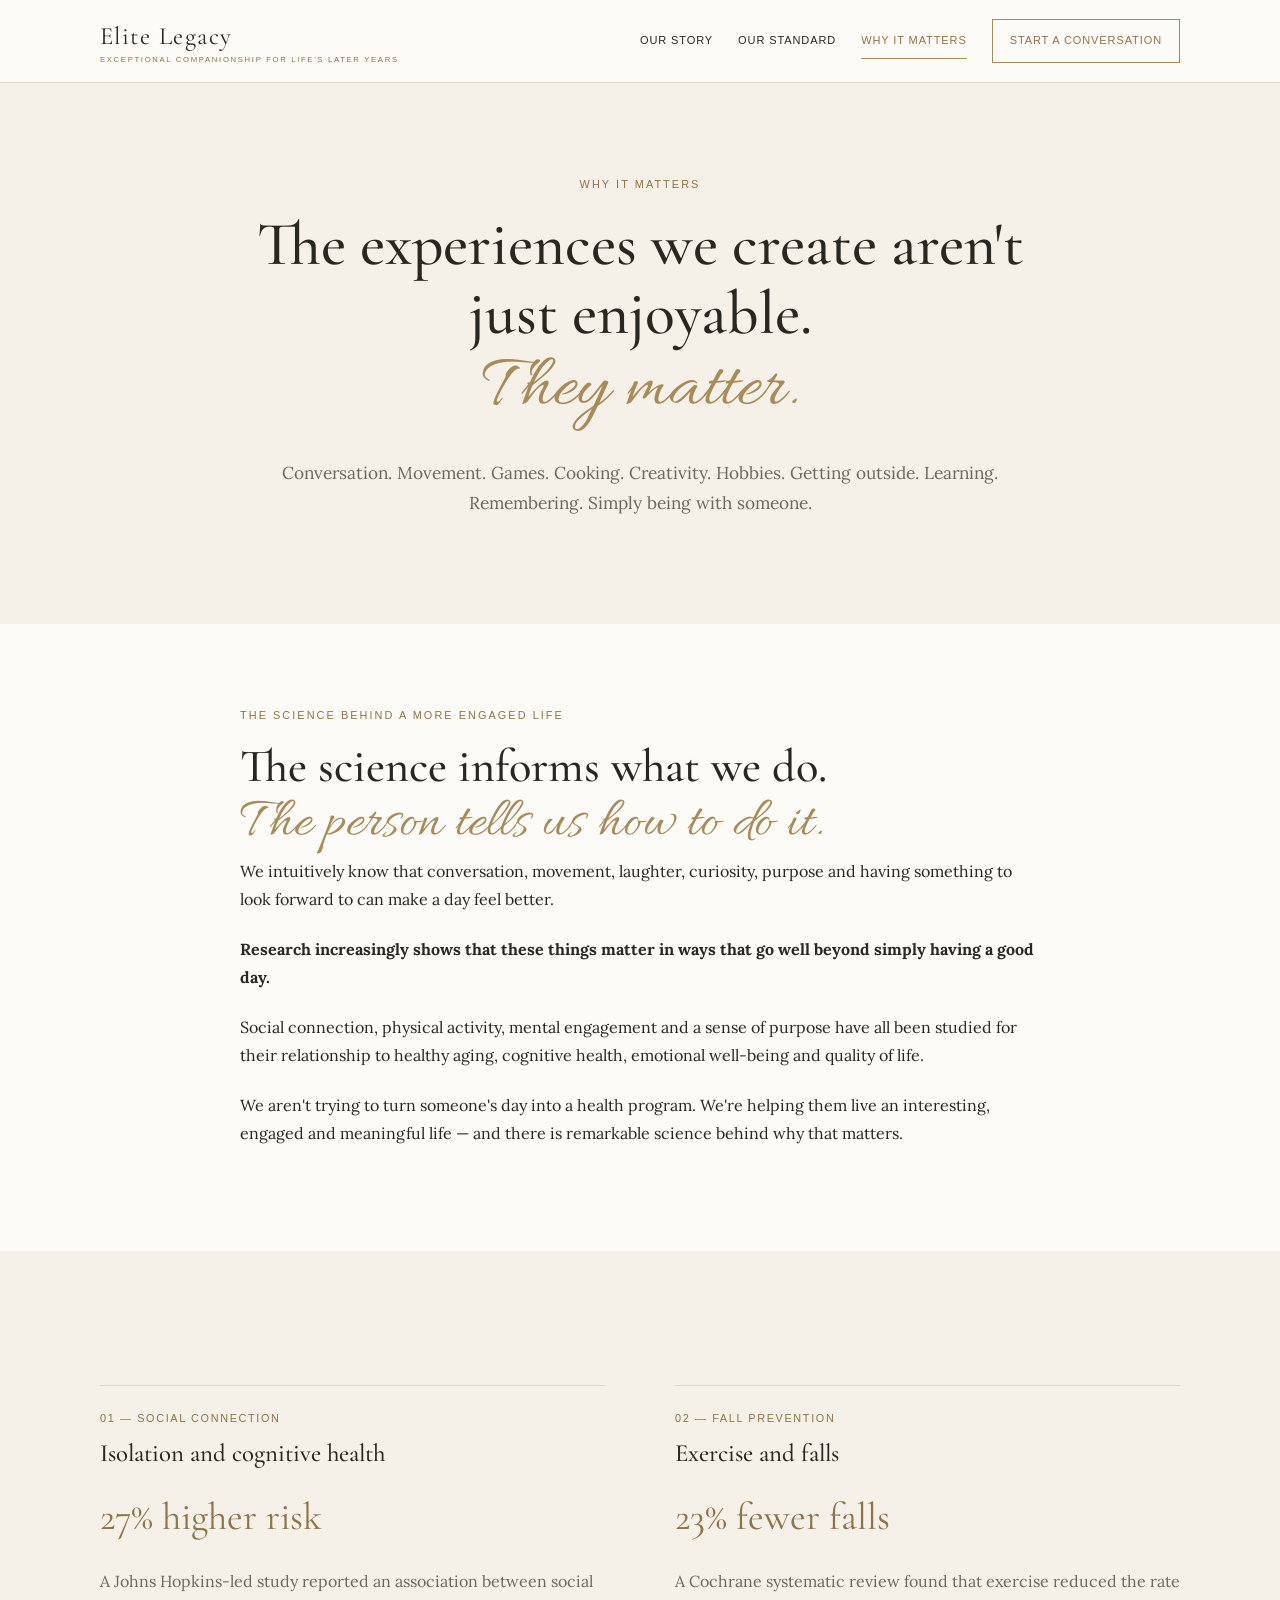
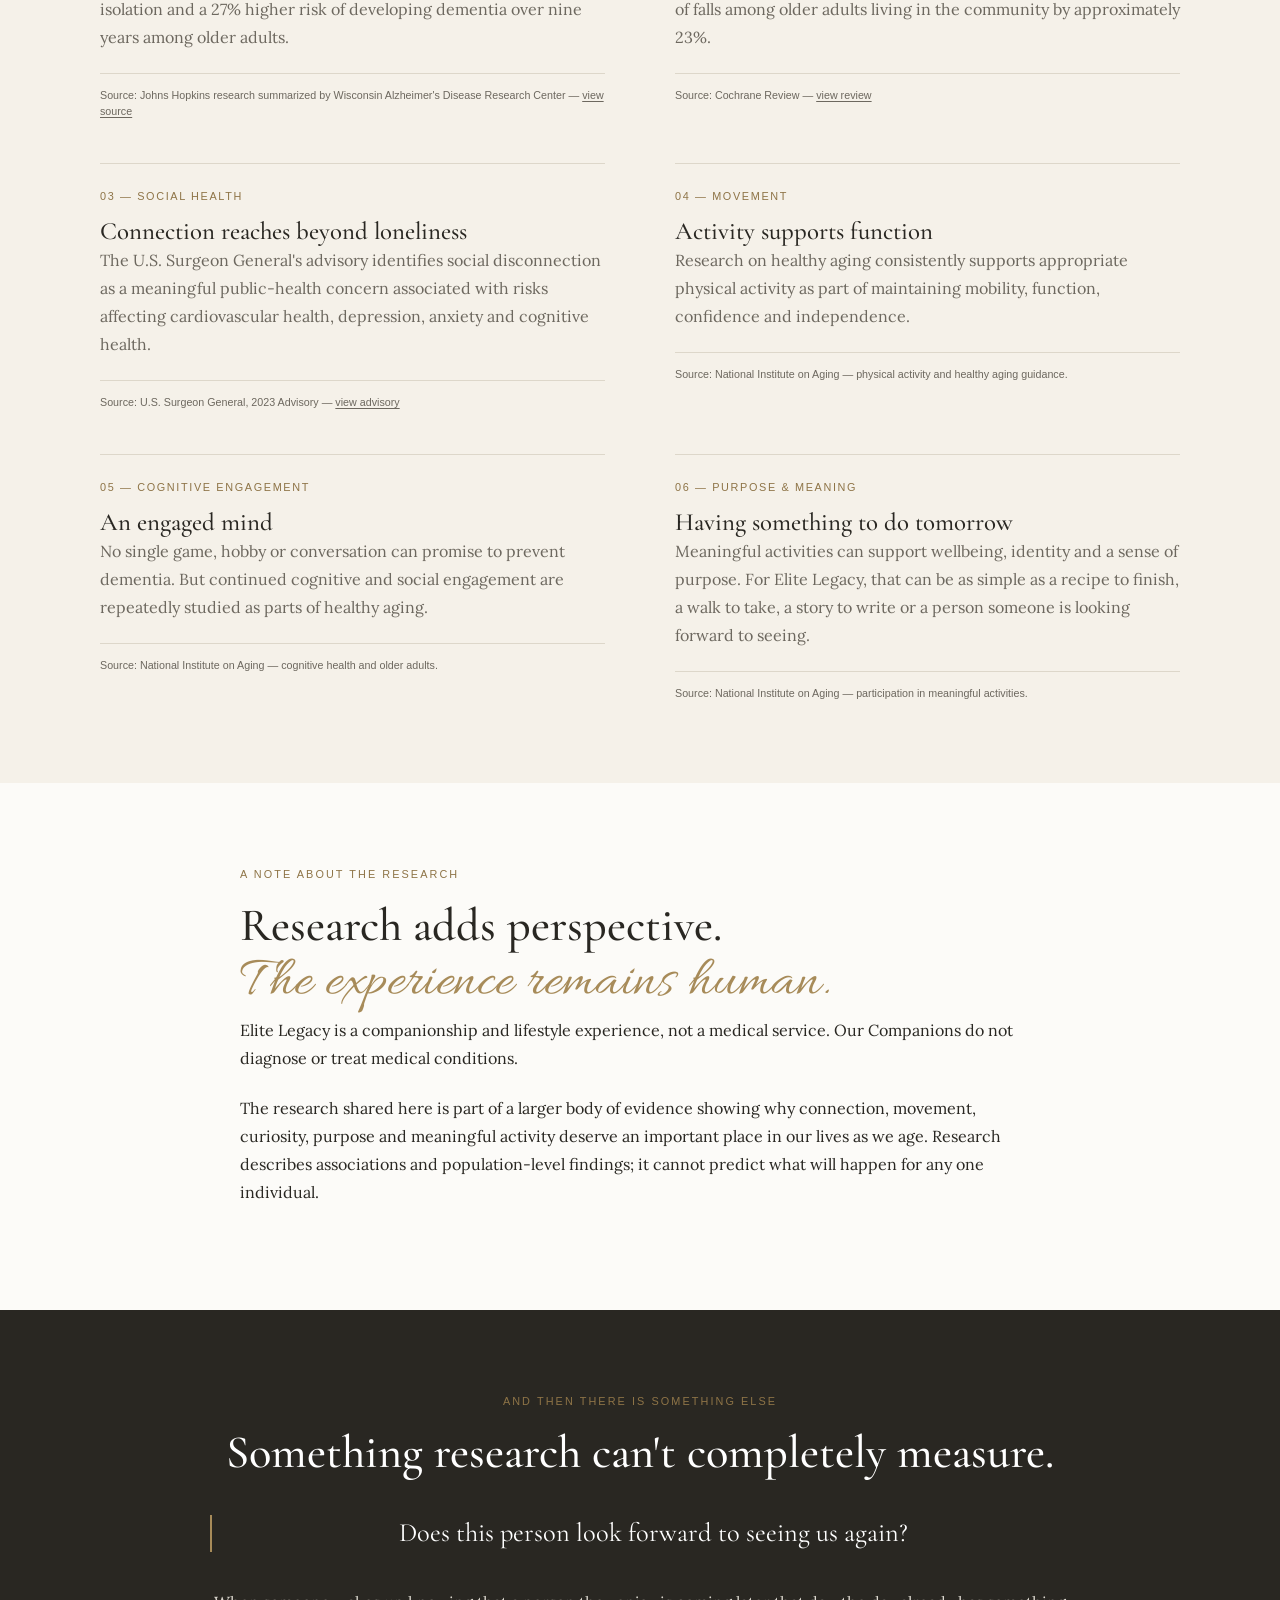
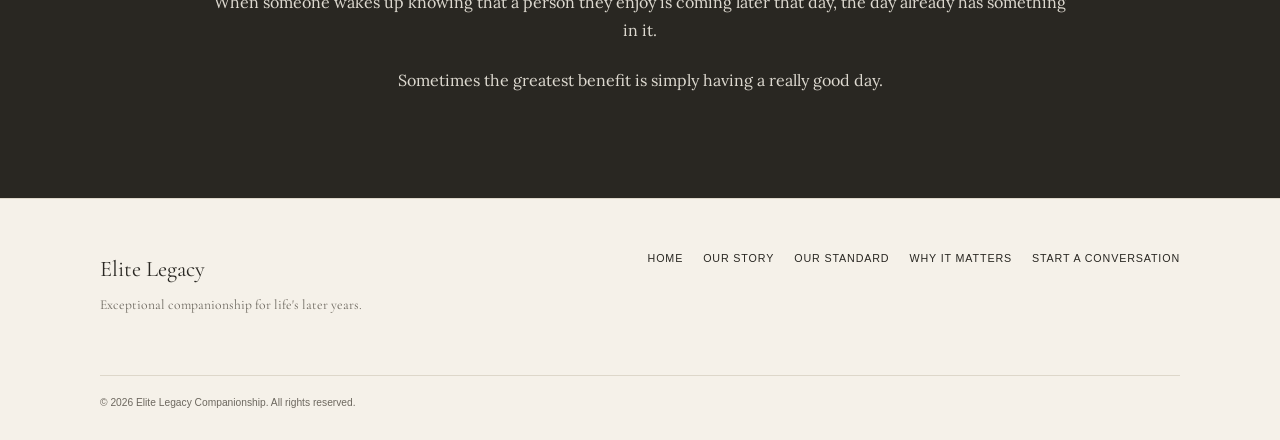
<file: science.html>
<!DOCTYPE html>
<html lang="en"><head><meta charset="UTF-8"><meta name="viewport" content="width=device-width, initial-scale=1.0">
<title>Why It Matters | Research & Benefits | Elite Legacy</title>
<meta name="description" content="Research and perspective on social connection, movement, cognitive engagement, meaningful activity and healthy aging — and how they inform Elite Legacy.">
<link rel="canonical" href="https://elitelegacycompanionship.com/science.html">

<link rel="stylesheet" href="styles.css">
</head><body><header class="site-header"><nav class="nav container">
<a href="index.html" class="logo">Elite Legacy<span>Exceptional Companionship for Life's Later Years</span></a>
<div class="nav-links">
<a href="about.html">Our Story</a>
<a href="excellence.html">Our Standard</a>
<a href="science.html" class="active">Why It Matters</a>
<a href="apply.html" class="nav-cta">Start a Conversation</a>
</div></nav></header><main>
<section class="hero"><div class="container hero-content"><div class="eyebrow">Why It Matters</div><h1>The experiences we create aren't just enjoyable.<br><span class="script">They matter.</span></h1><p class="lead">Conversation. Movement. Games. Cooking. Creativity. Hobbies. Getting outside. Learning. Remembering. Simply being with someone.</p></div></section>
<section><div class="container narrow"><div class="eyebrow">The Science Behind a More Engaged Life</div><h2>The science informs what we do.<br><span class="script">The person tells us how to do it.</span></h2><p>We intuitively know that conversation, movement, laughter, curiosity, purpose and having something to look forward to can make a day feel better.</p><p><strong>Research increasingly shows that these things matter in ways that go well beyond simply having a good day.</strong></p><p>Social connection, physical activity, mental engagement and a sense of purpose have all been studied for their relationship to healthy aging, cognitive health, emotional well-being and quality of life.</p><p>We aren't trying to turn someone's day into a health program. We're helping them live an interesting, engaged and meaningful life — and there is remarkable science behind why that matters.</p></div></section>
<section class="soft"><div class="container research-grid">
<div class="research-item"><div class="number">01 — SOCIAL CONNECTION</div><h3>Isolation and cognitive health</h3><div class="stat">27% higher risk</div><p>A Johns Hopkins-led study reported an association between social isolation and a 27% higher risk of developing dementia over nine years among older adults.</p><div class="source">Source: Johns Hopkins research summarized by Wisconsin Alzheimer's Disease Research Center — <a href="https://www.adrc.wisc.edu/dementia-matters/impact-social-isolation-dementia-risk-older-adults" target="_blank" rel="noopener">view source</a></div></div>
<div class="research-item"><div class="number">02 — FALL PREVENTION</div><h3>Exercise and falls</h3><div class="stat">23% fewer falls</div><p>A Cochrane systematic review found that exercise reduced the rate of falls among older adults living in the community by approximately 23%.</p><div class="source">Source: Cochrane Review — <a href="https://pmc.ncbi.nlm.nih.gov/articles/PMC6360922/" target="_blank" rel="noopener">view review</a></div></div>
<div class="research-item"><div class="number">03 — SOCIAL HEALTH</div><h3>Connection reaches beyond loneliness</h3><p>The U.S. Surgeon General's advisory identifies social disconnection as a meaningful public-health concern associated with risks affecting cardiovascular health, depression, anxiety and cognitive health.</p><div class="source">Source: U.S. Surgeon General, 2023 Advisory — <a href="https://www.hhs.gov/sites/default/files/surgeon-general-social-connection-advisory.pdf" target="_blank" rel="noopener">view advisory</a></div></div>
<div class="research-item"><div class="number">04 — MOVEMENT</div><h3>Activity supports function</h3><p>Research on healthy aging consistently supports appropriate physical activity as part of maintaining mobility, function, confidence and independence.</p><div class="source">Source: National Institute on Aging — physical activity and healthy aging guidance.</div></div>
<div class="research-item"><div class="number">05 — COGNITIVE ENGAGEMENT</div><h3>An engaged mind</h3><p>No single game, hobby or conversation can promise to prevent dementia. But continued cognitive and social engagement are repeatedly studied as parts of healthy aging.</p><div class="source">Source: National Institute on Aging — cognitive health and older adults.</div></div>
<div class="research-item"><div class="number">06 — PURPOSE & MEANING</div><h3>Having something to do tomorrow</h3><p>Meaningful activities can support wellbeing, identity and a sense of purpose. For Elite Legacy, that can be as simple as a recipe to finish, a walk to take, a story to write or a person someone is looking forward to seeing.</p><div class="source">Source: National Institute on Aging — participation in meaningful activities.</div></div>
</div></section>
<section><div class="container narrow"><div class="eyebrow">A Note About the Research</div><h2>Research adds perspective.<br><span class="script">The experience remains human.</span></h2><p>Elite Legacy is a companionship and lifestyle experience, not a medical service. Our Companions do not diagnose or treat medical conditions.</p><p>The research shared here is part of a larger body of evidence showing why connection, movement, curiosity, purpose and meaningful activity deserve an important place in our lives as we age. Research describes associations and population-level findings; it cannot predict what will happen for any one individual.</p></div></section>
<section class="dark"><div class="container belief"><div class="eyebrow">And Then There Is Something Else</div><h2>Something research can't completely measure.</h2><div class="quote">Does this person look forward to seeing us again?</div><p>When someone wakes up knowing that a person they enjoy is coming later that day, the day already has something in it.</p><p>Sometimes the greatest benefit is simply having a really good day.</p></div></section>
</main><footer><div class="container"><div class="footer-inner"><div class="footer-brand">Elite Legacy<p>Exceptional companionship for life's later years.</p></div><div class="footer-links"><a href="index.html">Home</a><a href="about.html">Our Story</a><a href="excellence.html">Our Standard</a><a href="science.html">Why It Matters</a><a href="apply.html">Start a Conversation</a></div></div><div class="copyright">© 2026 Elite Legacy Companionship. All rights reserved.</div></div></footer></body></html>
</file>
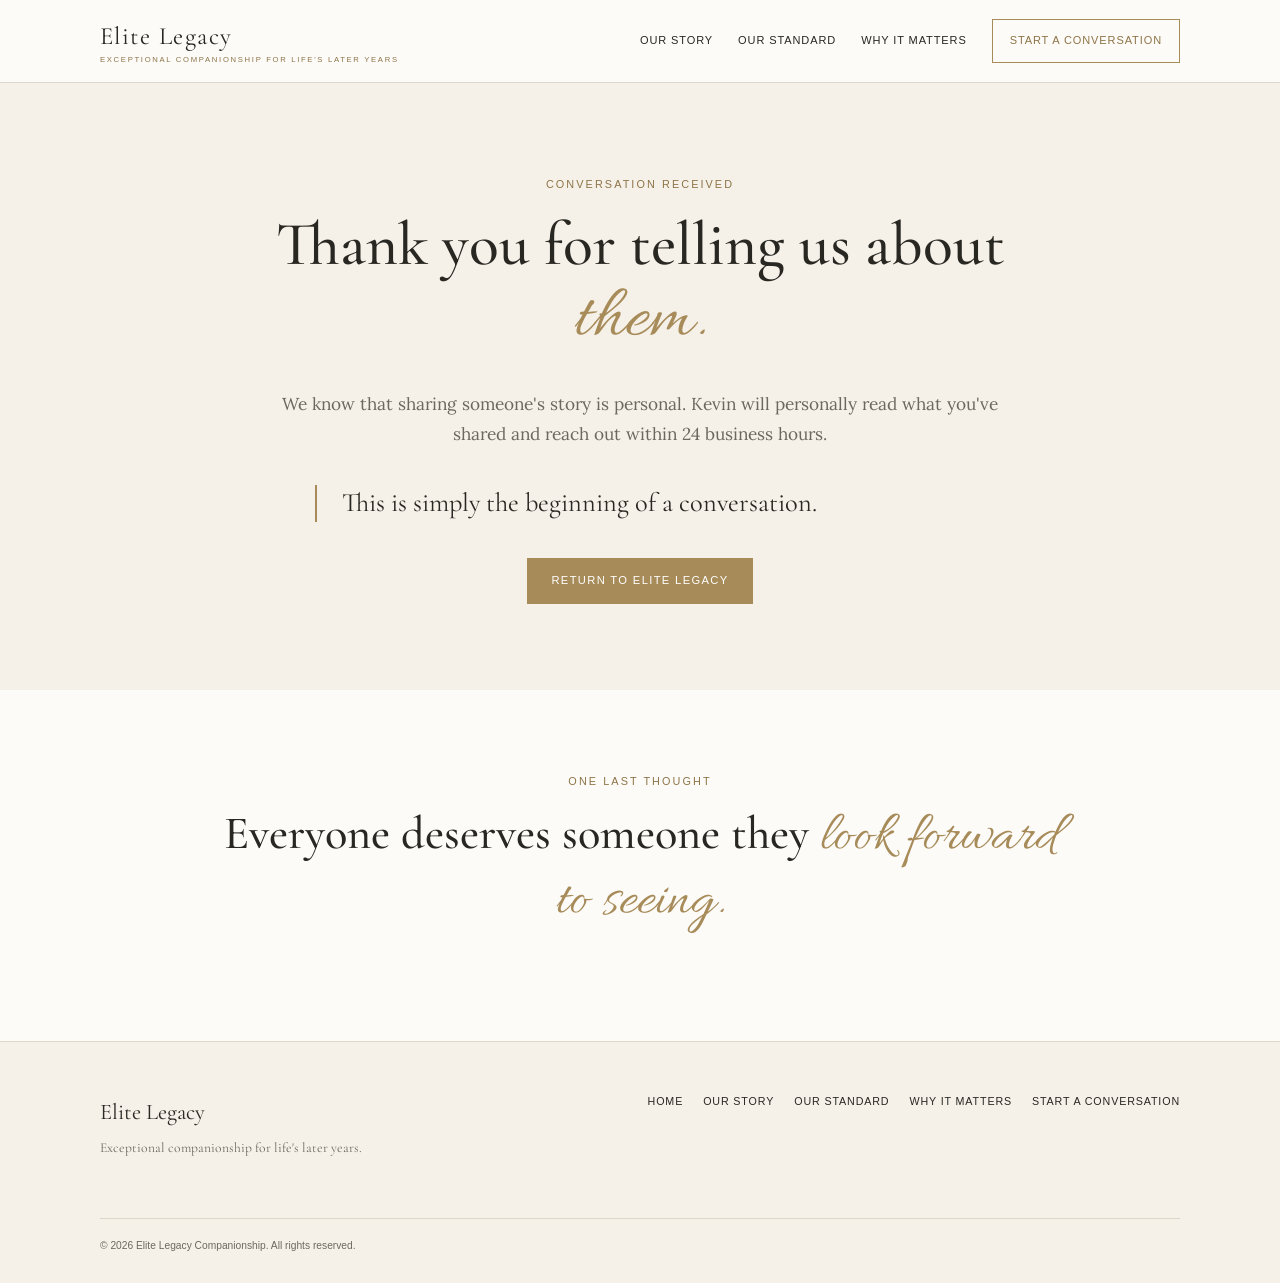
<file: thank-you.html>
<!DOCTYPE html>
<html lang="en"><head><meta charset="UTF-8"><meta name="viewport" content="width=device-width, initial-scale=1.0">
<title>Thank You | Elite Legacy Companionship</title>
<meta name="description" content="Thank you for contacting Elite Legacy Companionship.">
<link rel="canonical" href="https://elitelegacycompanionship.com/thank-you.html">
<meta name="robots" content="noindex,follow">
<link rel="stylesheet" href="styles.css">
</head><body><header class="site-header"><nav class="nav container">
<a href="index.html" class="logo">Elite Legacy<span>Exceptional Companionship for Life's Later Years</span></a>
<div class="nav-links">
<a href="about.html">Our Story</a>
<a href="excellence.html">Our Standard</a>
<a href="science.html">Why It Matters</a>
<a href="apply.html" class="nav-cta">Start a Conversation</a>
</div></nav></header><main>
<section class="hero"><div class="container hero-content"><div class="eyebrow">Conversation Received</div><h1>Thank you for telling us about <span class="script">them.</span></h1><p class="lead">We know that sharing someone's story is personal. Kevin will personally read what you've shared and reach out within 24 business hours.</p><div class="quote" style="text-align:left;max-width:650px;margin-left:auto;margin-right:auto">This is simply the beginning of a conversation.</div><a class="button" href="index.html">Return to Elite Legacy</a></div></section>
<section><div class="container belief"><div class="eyebrow">One Last Thought</div><h2>Everyone deserves someone they <span class="script">look forward to seeing.</span></h2></div></section>
</main><footer><div class="container"><div class="footer-inner"><div class="footer-brand">Elite Legacy<p>Exceptional companionship for life's later years.</p></div><div class="footer-links"><a href="index.html">Home</a><a href="about.html">Our Story</a><a href="excellence.html">Our Standard</a><a href="science.html">Why It Matters</a><a href="apply.html">Start a Conversation</a></div></div><div class="copyright">© 2026 Elite Legacy Companionship. All rights reserved.</div></div></footer></body></html>
</file>
<file: styles.css>
@import url('https://fonts.googleapis.com/css2?family=Allura&family=Cormorant+Garamond:wght@400;500;600&family=Lora:wght@400;500;600&display=swap');

:root{
  --ink:#292722; --soft:#6d685f; --gold:#a78b59; --gold-dark:#8e7447;
  --cream:#f5f1e9; --white:#fcfbf8; --line:#ddd7ca; --dark:#292722;
  --max:1080px;
}
*{box-sizing:border-box}
html{scroll-behavior:smooth}
body{margin:0;background:var(--white);color:var(--ink);font-family:"Lora",Georgia,serif;font-size:16px;line-height:1.75}
a{color:inherit;text-decoration:none}
p{margin:0 0 22px}
.container{width:min(var(--max),90%);margin:0 auto}
.narrow{max-width:800px;margin:0 auto}
h1,h2,h3{margin:0;font-family:"Cormorant Garamond",Georgia,serif;font-weight:500;line-height:1.12}
h1{font-size:clamp(2.45rem,5vw,3.85rem)}
h2{font-size:clamp(2rem,4vw,2.9rem)}
h3{font-size:1.55rem}
.eyebrow{margin-bottom:16px;font-family:Arial,sans-serif;font-size:.68rem;letter-spacing:.19em;text-transform:uppercase;color:var(--gold-dark)}
.script{font-family:"Allura",cursive;color:var(--gold);font-size:1.23em;font-weight:400}
.lead{font-size:1.08rem;color:var(--soft)}
.small{font-size:.88rem;color:var(--soft)}
.quote{margin:36px 0;padding-left:25px;border-left:2px solid var(--gold);font-family:"Cormorant Garamond",Georgia,serif;font-size:1.65rem;line-height:1.4}
.question{font-family:"Cormorant Garamond",Georgia,serif;font-size:clamp(1.6rem,3vw,2.15rem);line-height:1.35}

.site-header{background:rgba(252,251,248,.98);border-bottom:1px solid var(--line)}
.nav{min-height:82px;display:flex;align-items:center;justify-content:space-between;gap:30px}
.logo{font-family:"Cormorant Garamond",Georgia,serif;font-size:1.55rem;letter-spacing:.06em;white-space:nowrap}
.logo span{display:block;margin-top:-5px;font-family:Arial,sans-serif;font-size:.48rem;letter-spacing:.22em;text-transform:uppercase;color:var(--gold-dark)}
.nav-links{display:flex;align-items:center;gap:25px;font-family:Arial,sans-serif;font-size:.69rem;letter-spacing:.08em;text-transform:uppercase}
.nav-links a{padding:8px 0;border-bottom:1px solid transparent;transition:.2s ease}
.nav-links a:hover,.nav-links a.active{color:var(--gold-dark);border-bottom-color:var(--gold)}
.nav-cta{padding:11px 17px!important;border:1px solid var(--gold)!important;color:var(--gold-dark)}
.nav-cta:hover{background:var(--gold);color:#fff!important}

.hero{background:var(--cream);text-align:center;padding:92px 0 86px}
.hero-content{max-width:850px;margin:auto}
.hero h1{margin-bottom:25px}
.hero p{max-width:720px;margin:0 auto 20px}
.hero-actions{margin-top:32px}
.button{display:inline-block;padding:13px 24px;background:var(--gold);color:#fff;font-family:Arial,sans-serif;font-size:.7rem;letter-spacing:.12em;text-transform:uppercase;transition:.2s ease}
.button:hover{background:var(--gold-dark)}
.button-outline{margin-left:10px;background:transparent;color:var(--gold-dark);border:1px solid var(--gold)}
.button-outline:hover{background:var(--gold);color:#fff}

section{padding:82px 0}
.soft{background:var(--cream)}
.dark{background:var(--dark);color:#fff}
.dark p,.dark .lead{color:#ddd9d0}
.center{text-align:center}
.two-column{display:grid;grid-template-columns:1fr 1fr;gap:70px;align-items:start}
.three-column{display:grid;grid-template-columns:repeat(3,1fr);gap:32px}
.cards{display:grid;grid-template-columns:repeat(3,1fr);gap:24px;margin-top:42px}
.card{padding:30px;border:1px solid var(--line);background:var(--white)}
.card h3{margin-bottom:12px}.card p{color:var(--soft)}
.number{font-family:Arial,sans-serif;font-size:.68rem;letter-spacing:.15em;color:var(--gold-dark);margin-bottom:12px}
.rule{height:1px;background:var(--line);margin:38px 0}
.word-picture{max-width:820px;margin:0 auto}
.word-picture p{font-size:1.03rem}
.word-picture .moment{margin:28px 0;padding:28px 30px;background:var(--cream);border-left:2px solid var(--gold)}
.belief{max-width:860px;margin:0 auto;text-align:center}
.belief h2{margin-bottom:24px}
.package-grid{display:grid;grid-template-columns:repeat(3,1fr);gap:24px;margin-top:42px}
.package{padding:32px;border-top:2px solid var(--gold);background:var(--white)}
.package h3{margin-bottom:13px}.package p{color:var(--soft)}
.private-note{margin-top:35px;padding:24px 26px;border:1px solid var(--line);background:var(--cream)}
.private-note strong{font-family:"Cormorant Garamond",Georgia,serif;font-size:1.35rem;font-weight:500}

.standard-grid,.research-grid{display:grid;grid-template-columns:1fr 1fr;gap:44px 70px;margin-top:52px}
.standard,.research-item{border-top:1px solid var(--line);padding-top:23px}
.standard p,.research-item p{color:var(--soft)}
.stat{margin:16px 0;font-family:"Cormorant Garamond",Georgia,serif;font-size:2.4rem;color:var(--gold-dark)}
.source{margin-top:18px;padding-top:13px;border-top:1px solid var(--line);font-family:Arial,sans-serif;font-size:.67rem;line-height:1.5;color:var(--soft)}
.source a{text-decoration:underline;text-underline-offset:2px}

.form-layout{display:grid;grid-template-columns:330px 1fr;gap:75px;align-items:start}
.form-intro{position:sticky;top:30px}.form-intro p{color:var(--soft)}
.form-box{padding:42px;border:1px solid var(--line);background:var(--white)}
.form-section-title{margin-bottom:24px}.form-section-title h3{margin-bottom:6px}.form-section-title p{margin:0;color:var(--soft);font-size:.9rem}
.form-group{margin-bottom:23px}.form-group label{display:block;margin-bottom:8px;font-family:Arial,sans-serif;font-size:.68rem;letter-spacing:.08em;text-transform:uppercase}
input,select,textarea{width:100%;padding:13px 14px;border:1px solid #ccc5b8;background:#fff;color:var(--ink);font-family:"Lora",Georgia,serif;font-size:.95rem;outline:none}
input:focus,select:focus,textarea:focus{border-color:var(--gold);box-shadow:0 0 0 2px rgba(167,139,89,.1)}
textarea{min-height:125px;resize:vertical}.form-divider{height:1px;margin:34px 0;background:var(--line)}
.submit-btn{width:100%;margin-top:8px;padding:15px 24px;border:0;background:var(--gold);color:#fff;font-family:Arial,sans-serif;font-size:.7rem;letter-spacing:.13em;text-transform:uppercase;cursor:pointer}.submit-btn:hover{background:var(--gold-dark)}
.form-privacy{margin-top:16px;text-align:center;color:var(--soft);font-family:Arial,sans-serif;font-size:.64rem;line-height:1.5}
.required{color:var(--gold-dark)}

footer{padding:50px 0 28px;border-top:1px solid var(--line);background:var(--cream)}
.footer-inner{display:flex;justify-content:space-between;gap:40px}.footer-brand{font-family:"Cormorant Garamond",Georgia,serif;font-size:1.4rem}.footer-brand p{margin-top:5px;color:var(--soft);font-size:.85rem}.footer-links{display:flex;gap:20px;font-family:Arial,sans-serif;font-size:.67rem;text-transform:uppercase;letter-spacing:.08em}.copyright{margin-top:36px;padding-top:18px;border-top:1px solid var(--line);color:var(--soft);font-family:Arial,sans-serif;font-size:.64rem}

@media(max-width:850px){
 .nav{flex-direction:column;padding:18px 0;gap:16px}.nav-links{flex-wrap:wrap;justify-content:center;gap:13px 18px}
 .hero{padding:68px 0}.two-column,.three-column,.cards,.package-grid,.standard-grid,.research-grid,.form-layout{grid-template-columns:1fr;gap:34px}
 .form-intro{position:static}.form-box{padding:30px 23px}section{padding:66px 0}.footer-inner{flex-direction:column}.footer-links{flex-wrap:wrap}.button-outline{margin-left:0;margin-top:10px}
}

/* V4 messaging additions */
.brand-promise{font-family:"Cormorant Garamond",Georgia,serif;font-size:clamp(1.15rem,2.2vw,1.45rem);letter-spacing:.025em;color:var(--gold-dark);margin:0 auto 22px;max-width:760px}
.privacy-note{margin:34px auto 28px;padding:24px 26px;border-top:1px solid var(--line);border-bottom:1px solid var(--line);max-width:800px;color:var(--soft);font-size:.92rem}
.privacy-section{padding-bottom:0}
</file>
